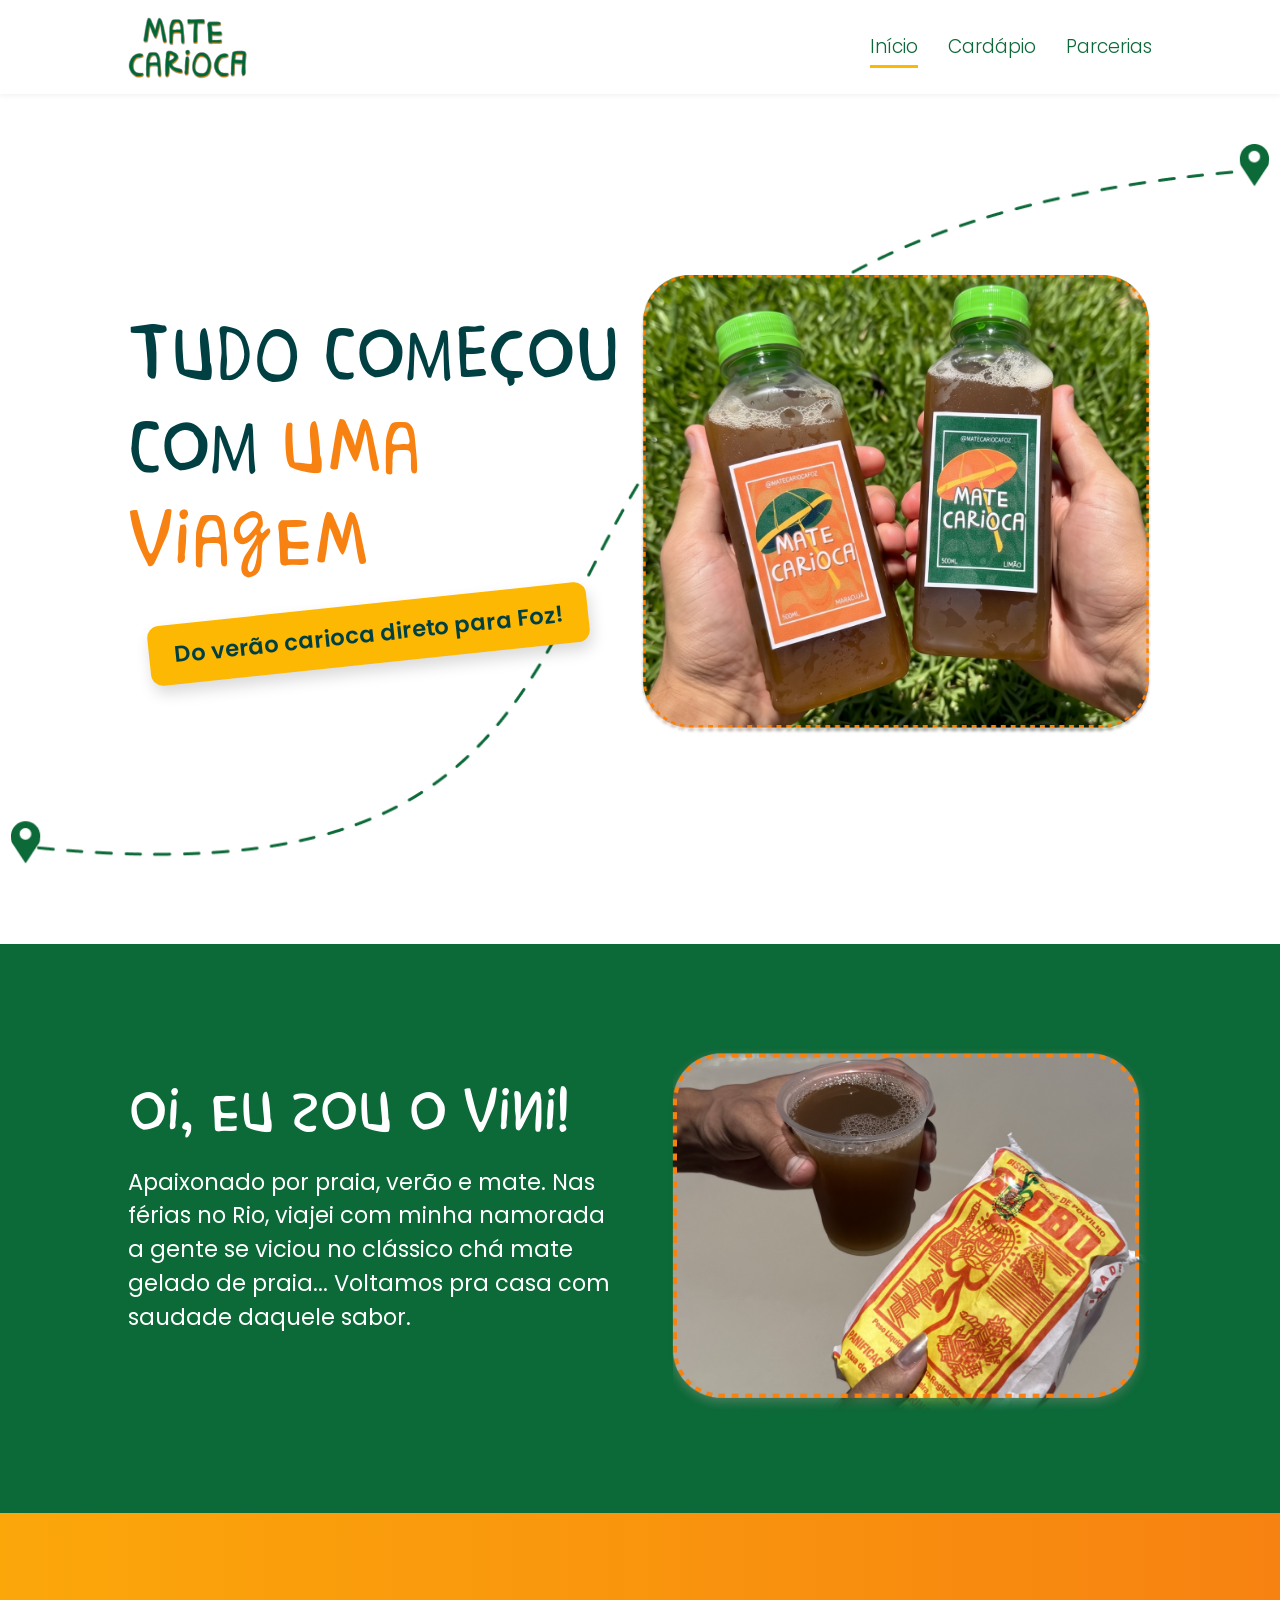
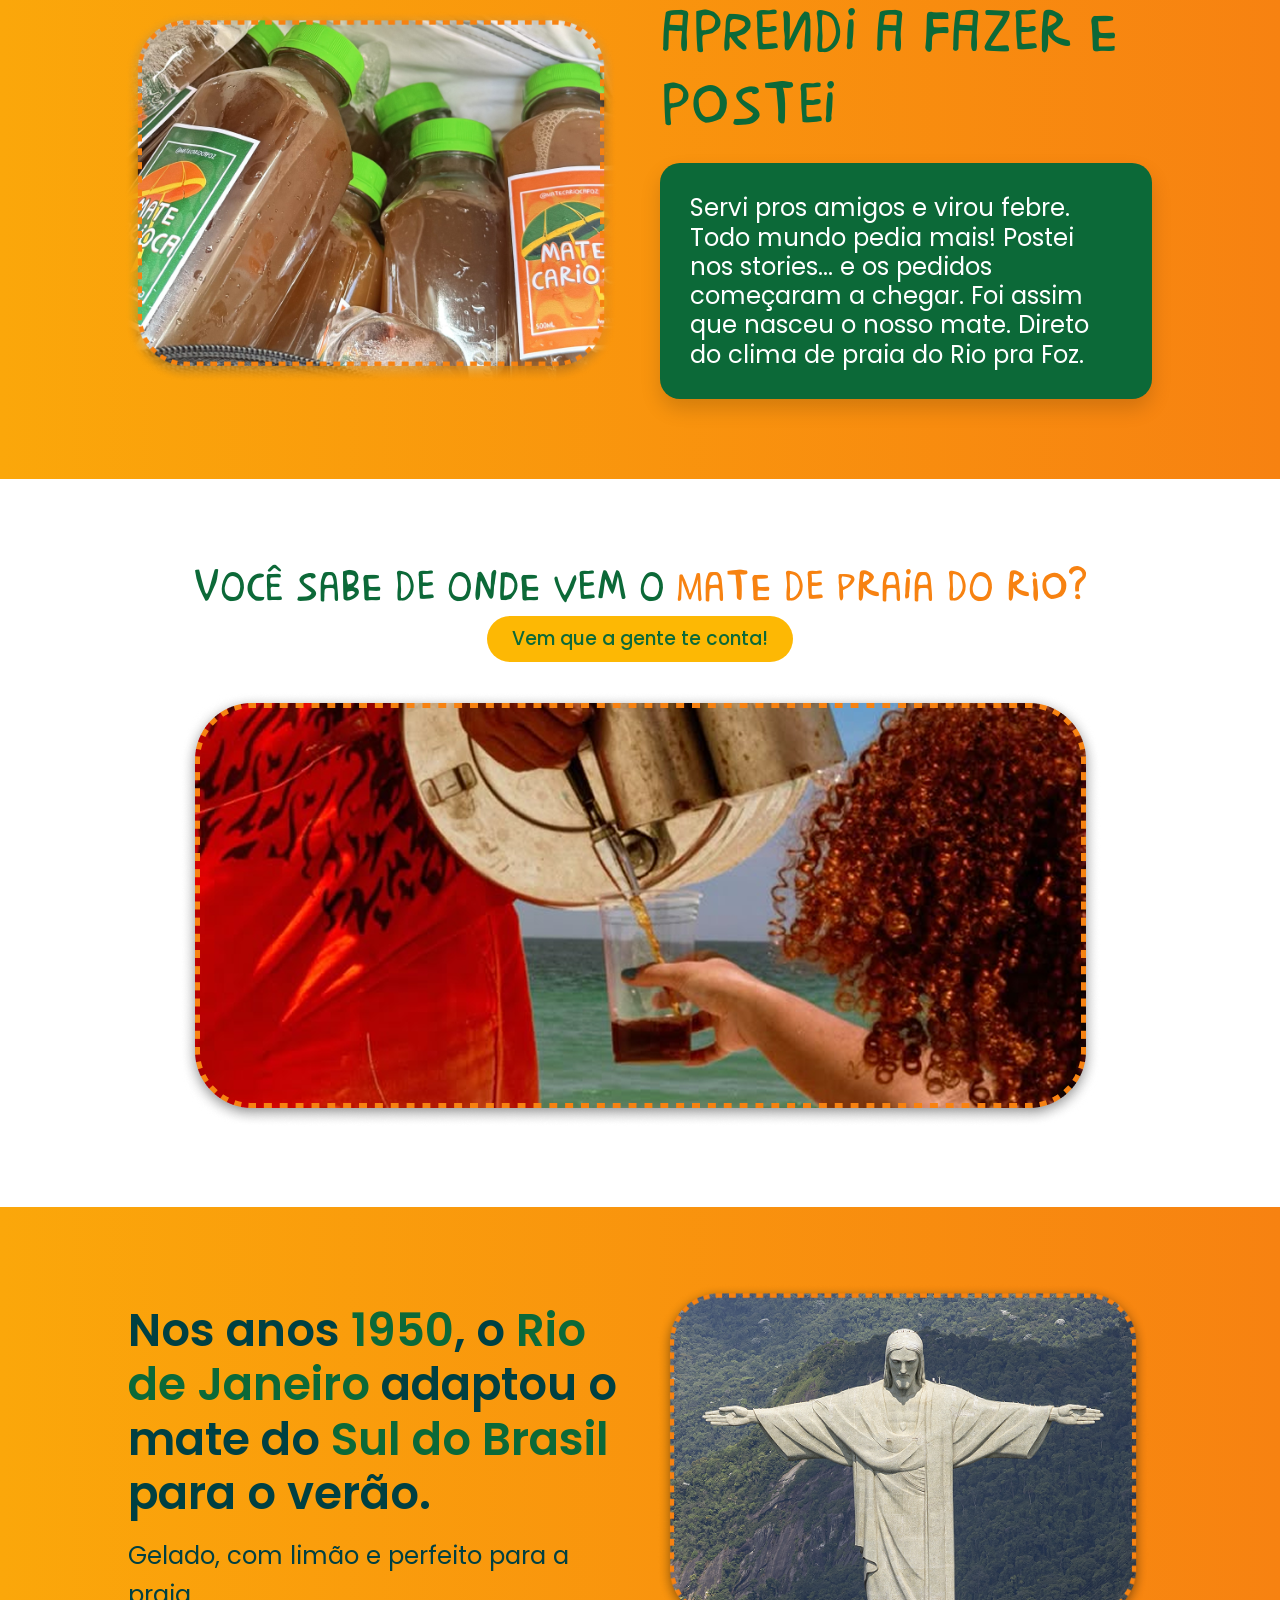
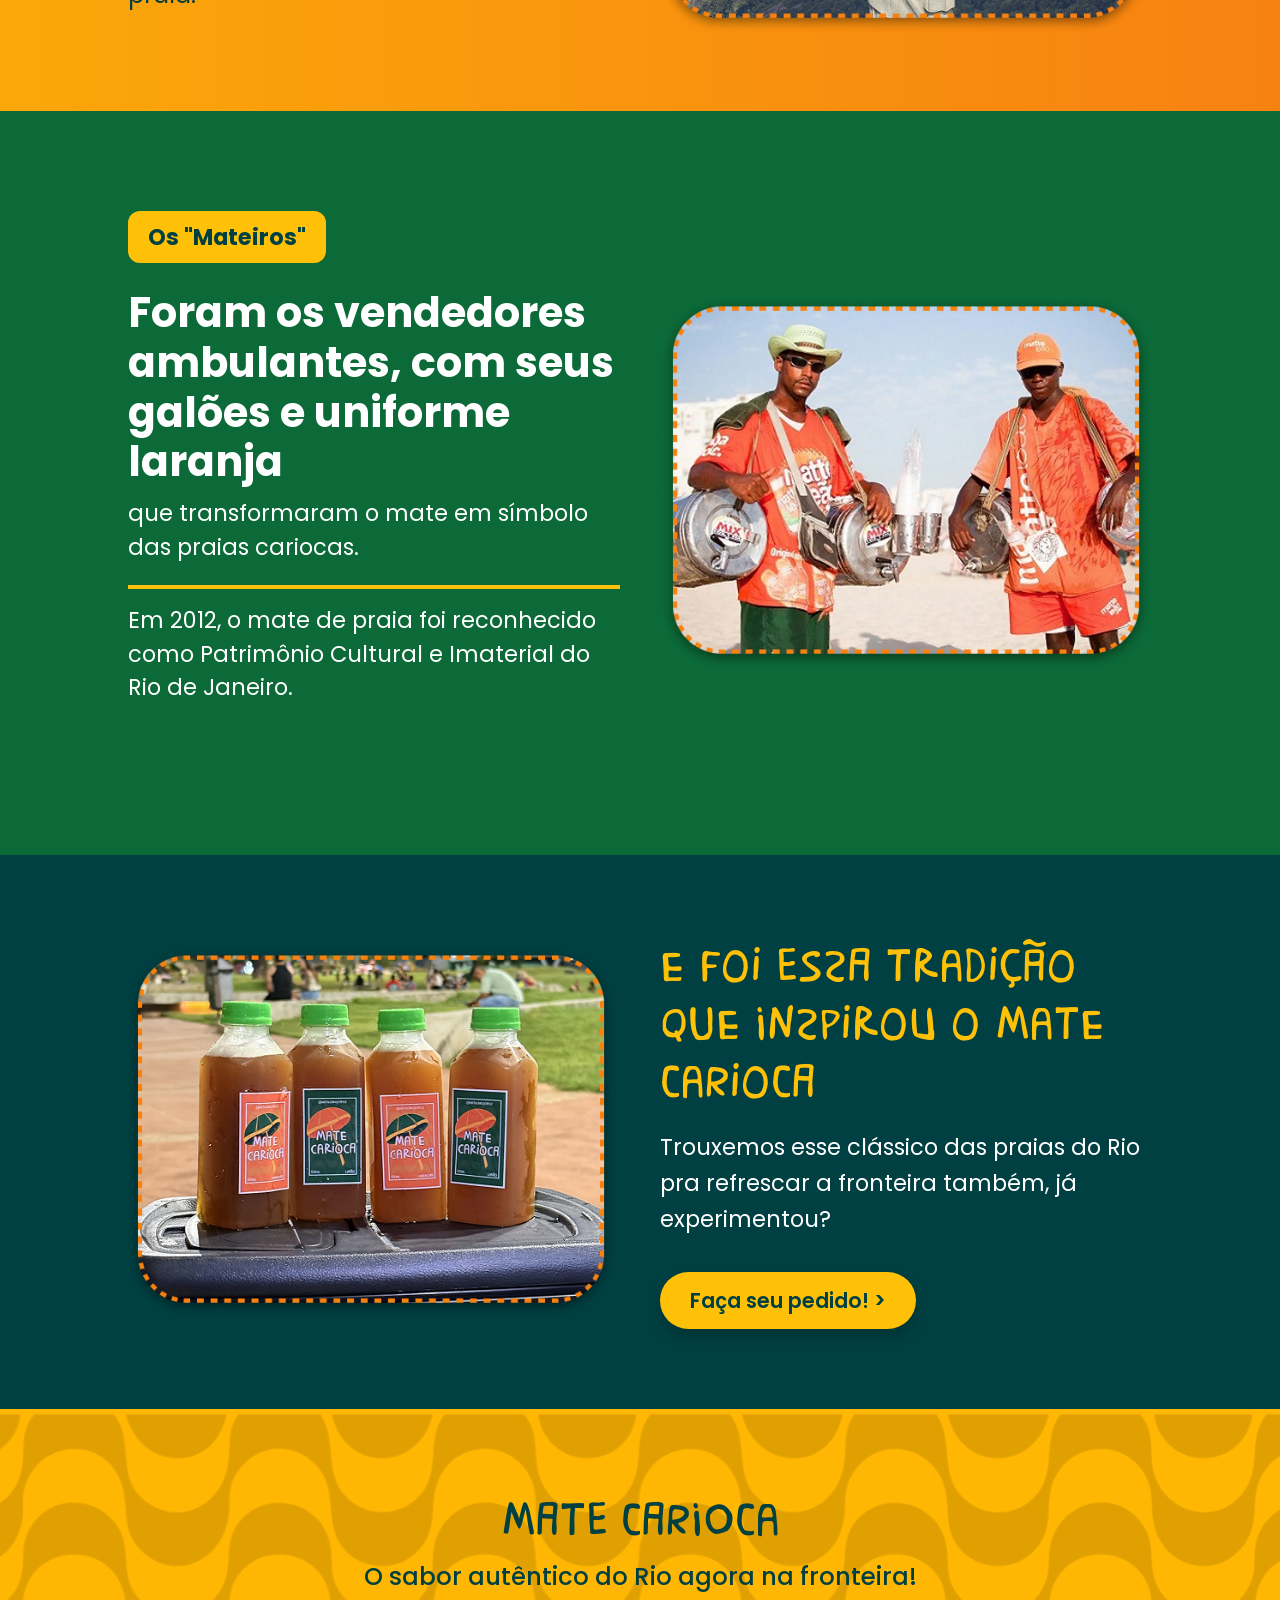
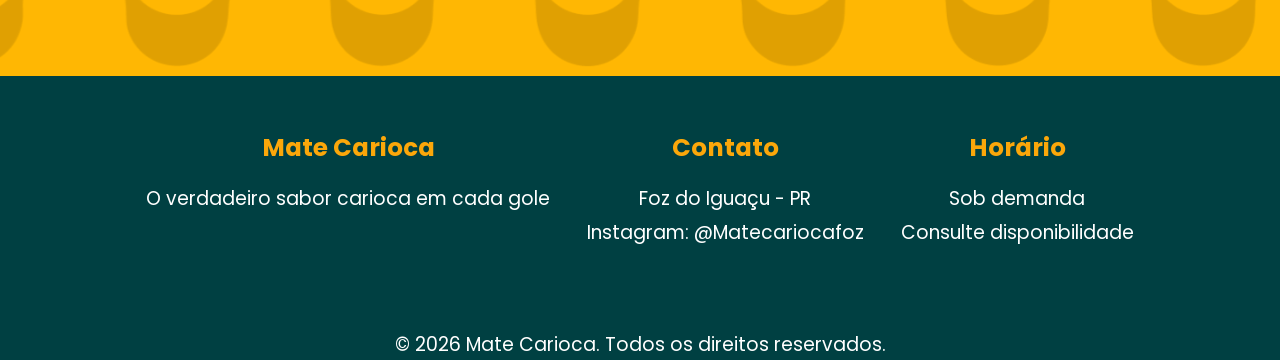
<file: index.html>
<!DOCTYPE html>
<html lang="pt-br">
<head>
    <meta charset="UTF-8">
    <meta name="viewport" content="width=device-width, initial-scale=1.0">
    <title>Projeto Mate Carioca</title>
    <link rel="icon" type="image/svg+xml" href="assets/MATE ID-10.svg">
    <link rel="preconnect" href="https://fonts.googleapis.com">
    <link rel="preconnect" href="https://fonts.gstatic.com" crossorigin="anonymous">    
    <link href="https://fonts.googleapis.com/css2?family=Poppins:wght@400;600;700;800&display=swap" rel="stylesheet">
    <link rel="stylesheet" href="css/style.css">
</head>
<body>

    <header class="cabecalho-topo">
        <div class="caixa-logo">
            <img src="assets/MATE ID-12 1.png" alt="Logotipo Mate Carioca" class="logo-mate">
        </div>
        <nav class="menu-navegacao">
            <ul>
                <li><a href="#inicio" class="link-ativo">Início</a></li>
                <li><a href="html/cardapio.html">Cardápio</a></li>
                <li><a href="html/parcerias.html">Parcerias</a></li>
            </ul>
        </nav>
    </header>

    <section id="inicio" class="secao-inicio">
        <div class="conteudo-hero animar-scroll">
            <h1 class="verde-escuro">TUDO COMEÇOU <br>
                COM <span class="laranja-destaque">UMA 
                    <br>VIAGEM</span>
            </h1>
            <div class="balao-amarelo-inclinado">
                Do verão carioca direto para Foz!
            </div>           
        </div>
        <div class="imagem-topo animar-scroll">
            <img src="assets/garrafas-mate.png" alt="Mate Carioca">
        </div>
    </section>

    <section id="sobre" class="secao-verde">
        <div class="flex-container animar-scroll">
            
            <div class="lado-texto">
                <h2>OI, EU SOU O VINI!</h2>
                <p>Apaixonado por praia, verão e mate. Nas férias no Rio, viajei com minha namorada a gente se viciou no clássico chá mate gelado de praia... Voltamos pra casa com saudade daquele sabor.</p>
            </div>

            <div class="lado-imagem">
                <img src="assets/mate-ferias.png" alt="Mate nas Férias">
            </div>

        </div>
    </section>

    <section id="historia" class="secao-laranja">
        <div class="flex-container animar-scroll">           

                <div class="lado-imagem">
                    <img src="assets/mate-gelado.png" alt="Produção">
                </div>
            
            <div class="lado-texto">
                <h2>APRENDI A FAZER E POSTEI</h2>
                
                <div class="caixa-verde-texto">
                    <p>Servi pros amigos e virou febre. Todo mundo pedia mais! Postei nos stories... e os pedidos começaram a chegar. Foi assim que nasceu o nosso mate. Direto do clima de praia do Rio pra Foz.</p>
                </div>
            </div>
            
        </div>
    </section>

    <section class="secao-branca">
        <div class="container-centralizado animar-scroll">
            <h2>Você sabe de onde vem o <span class="texto-laranja">mate de praia do Rio?</span></h2>
            <div class="balao-laranja">Vem que a gente te conta!</div>
                <div align="center">             
                <img src="assets/mate-de-praia.png" alt="Cultura do Mate">
                </div>
            </div>
    </section>

    <section class="secao-laranja">
        <div class="flex-container inverso animar-scroll">
            <div class="lado-imagem">
                <img src="assets/cristo-redentor.png" alt="Rio">
            </div>
            <div class="lado-texto">
                <p>Nos anos <span class="destaque-verde">1950</span>, o <span class="destaque-verde">Rio de Janeiro</span> adaptou o mate do <span class="destaque-verde">Sul do Brasil</span> para o verão.</p>
                <p>Gelado, com limão e perfeito para a praia.</p>
            </div>
        </div>
    </section>

    <section class="secao-verde secao-mateiros">
        <div class="flex-container animar-scroll">
            
            <div class="lado-texto">
                <div class="etiqueta-amarela-quadrada">Os "Mateiros"</div>
                
                <p class="texto-destaque-mateiros">Foram os vendedores ambulantes, com seus galões e uniforme laranja</p>
                <p class="texto-complemento-mateiros">que transformaram o mate em símbolo das praias cariocas.</p>
                
                <hr class="linha-amarela">
                <p class="texto-rodape-mateiros">Em 2012, o mate de praia foi reconhecido como Patrimônio Cultural e Imaterial do Rio de Janeiro.</p>
            </div>

            <div class="lado-imagem">
                <div class="moldura-mateiros">
                    <img src="assets/mateiros.png" alt="Mateiros">
                </div>
            </div>

        </div>
    </section>

    <section class="secao-verde-escuro secao-final">
        <div class="flex-container animar-scroll">
            
            <div class="lado-imagem">
                <img src="assets/fileira-mate.png" alt="Garrafas Mate Carioca">
            </div>

            <div class="lado-texto-final">
                <h2>E foi essa tradição que inspirou o Mate Carioca</h2>
                <p>Trouxemos esse clássico das praias do Rio pra refrescar a fronteira também, já experimentou?</p>
                <a href="html/cardapio.html" class="botao-amarelo">Faça seu pedido! ></a>
            </div>

        </div>
    </section>

    <footer id="contato" class="rodape">
        <div class="faixa-amarela-ondas">
            <h3>MATE CARIOCA</h3>
            <p>O sabor autêntico do Rio agora na fronteira!</p>
        </div>
        <div class="grade-contatos">
            <div class="info-bloco">
                <strong>Mate Carioca</strong><br>
                <span>O verdadeiro sabor carioca em cada gole</span>
            </div>
            <div class="info-bloco">
                <strong>Contato</strong><br>
                <span>Foz do Iguaçu - PR<br>Instagram: @Matecariocafoz</span>
            </div>
            <div class="info-bloco">
                <strong>Horário</strong><br>
                <span>Sob demanda<br>Consulte disponibilidade</span>
            </div>
        </div>
        <p class="direitos"><center>© 2026 Mate Carioca. Todos os direitos reservados.</center></p>
    </footer>

    <button id="botao-topo" class="escondido" aria-label="Voltar ao topo">
        <svg viewBox="0 0 24 24" fill="none" xmlns="http://www.w3.org/2000/svg">
            <path d="M12 19V5M12 5L5 12M12 5L19 12" stroke="currentColor" stroke-width="3" stroke-linecap="round" stroke-linejoin="round"/>
        </svg>
    </button>

    <script src="js/index.js"></script>
</body>
</html>
</file>
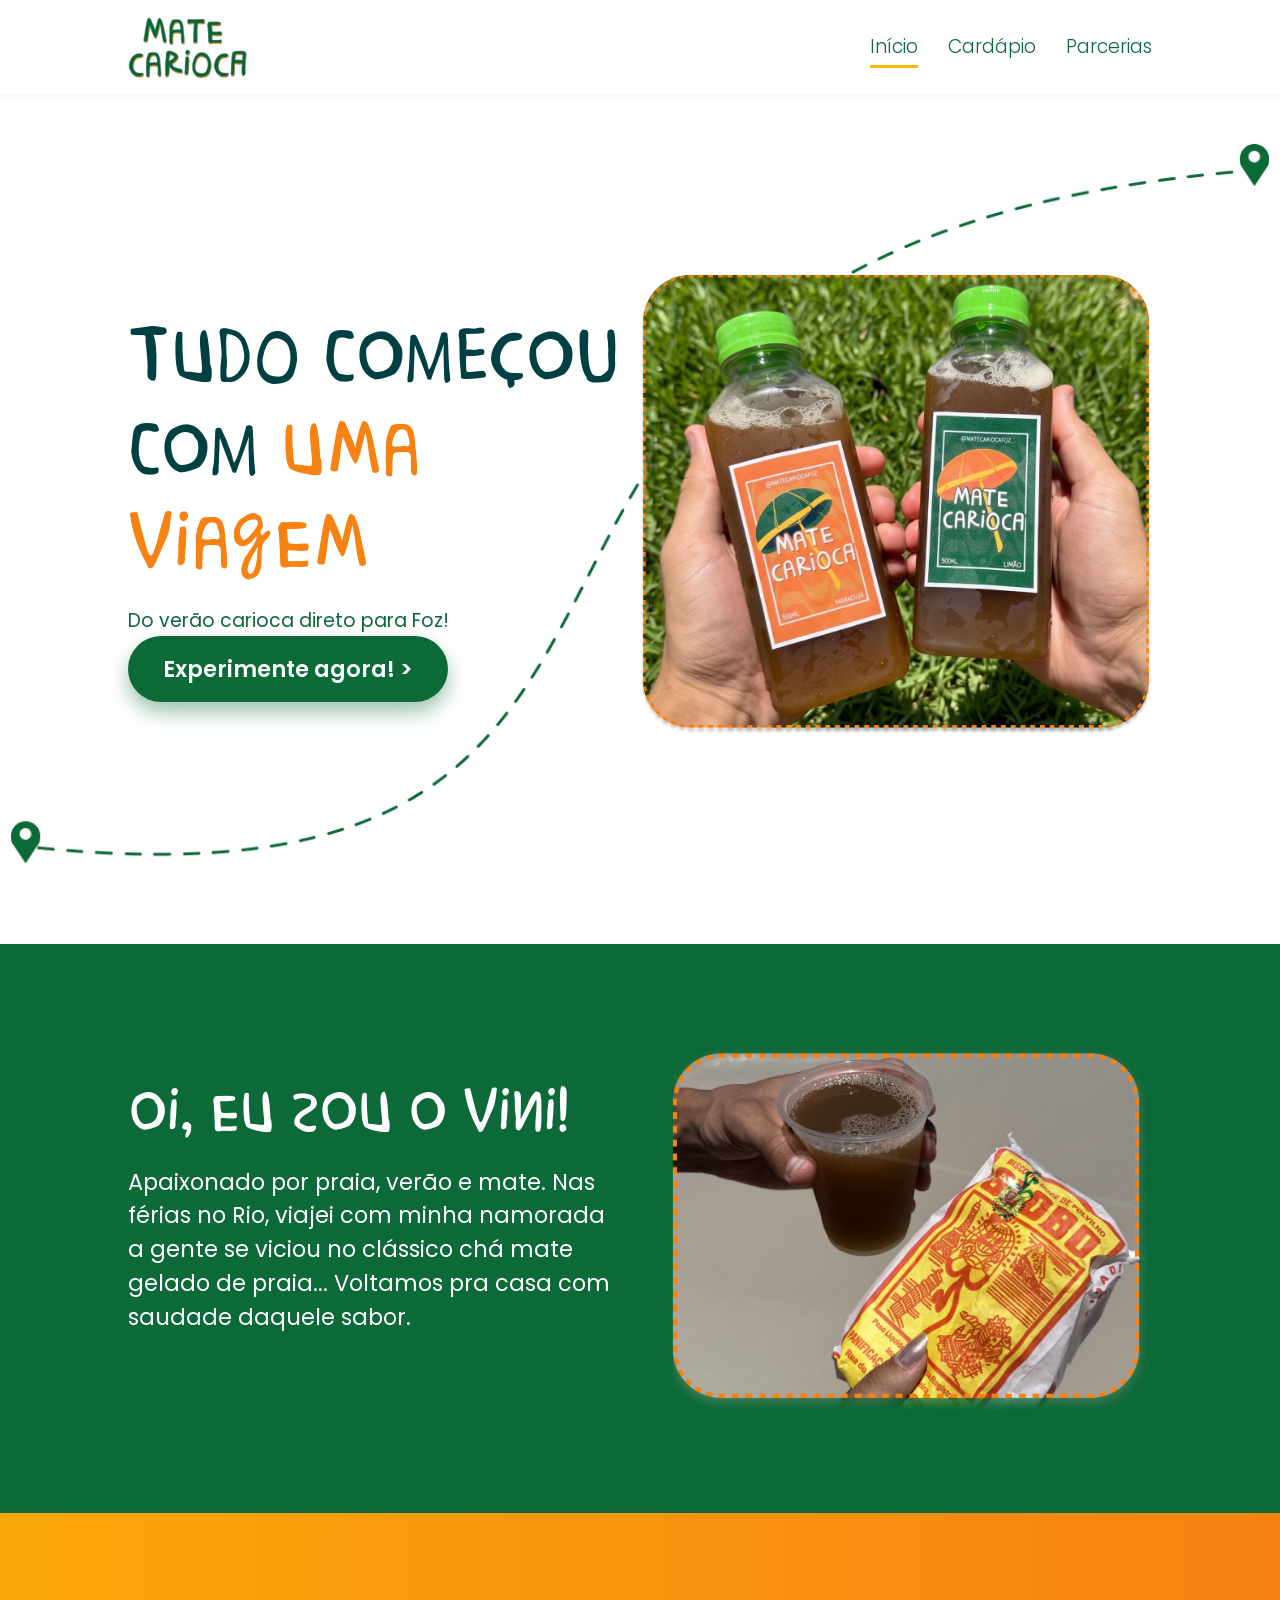
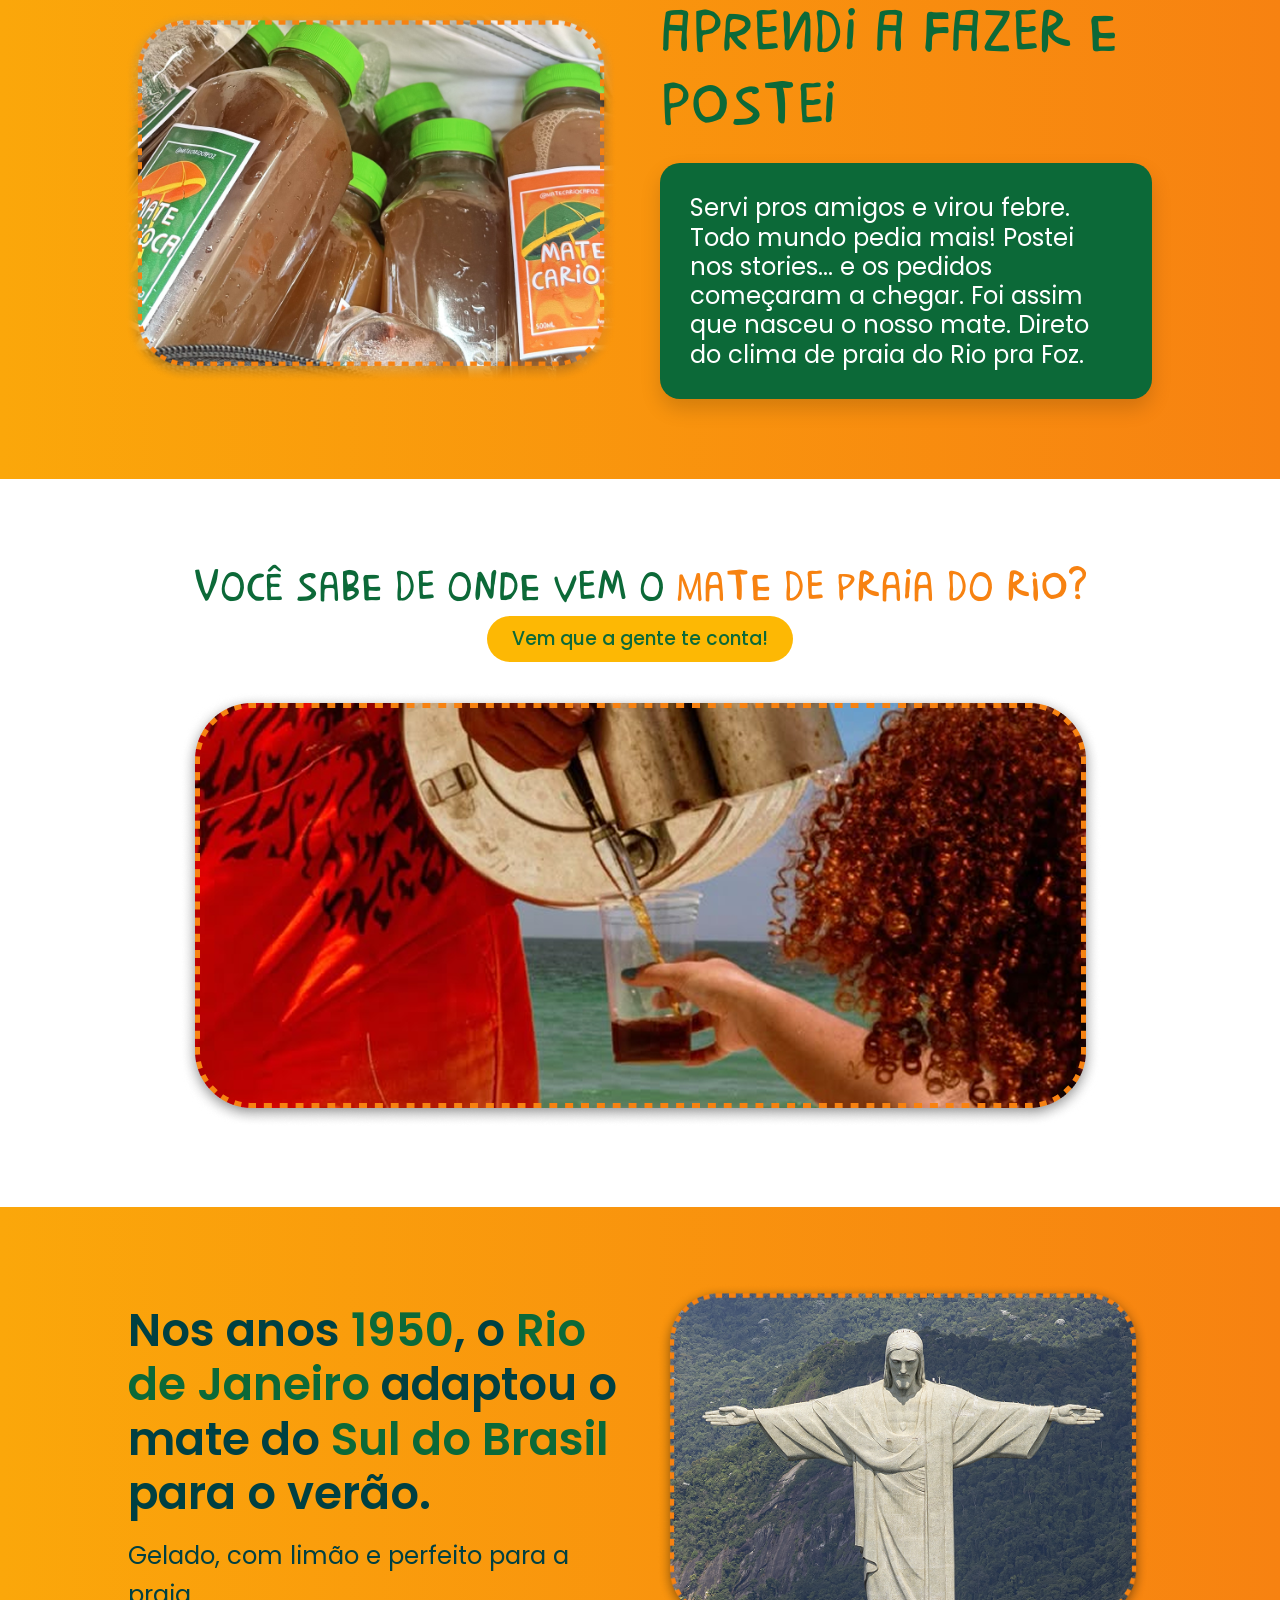
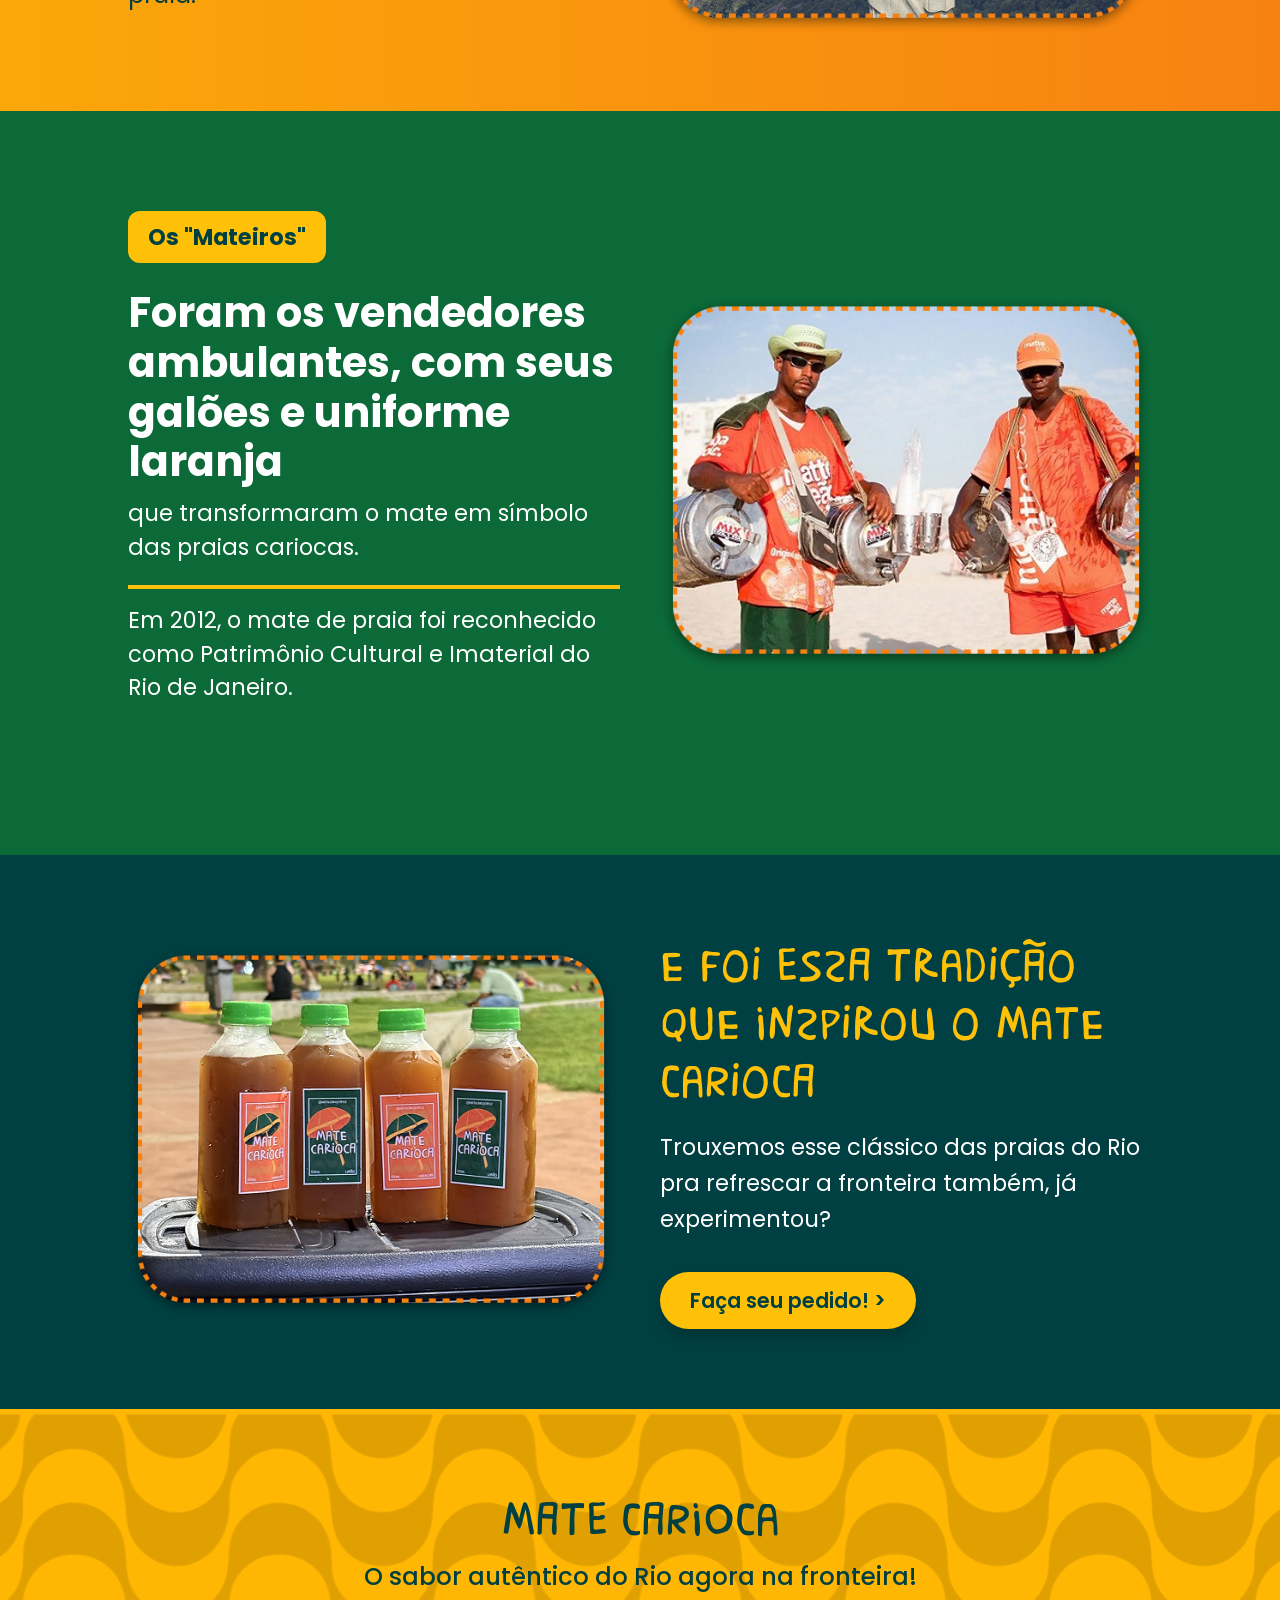
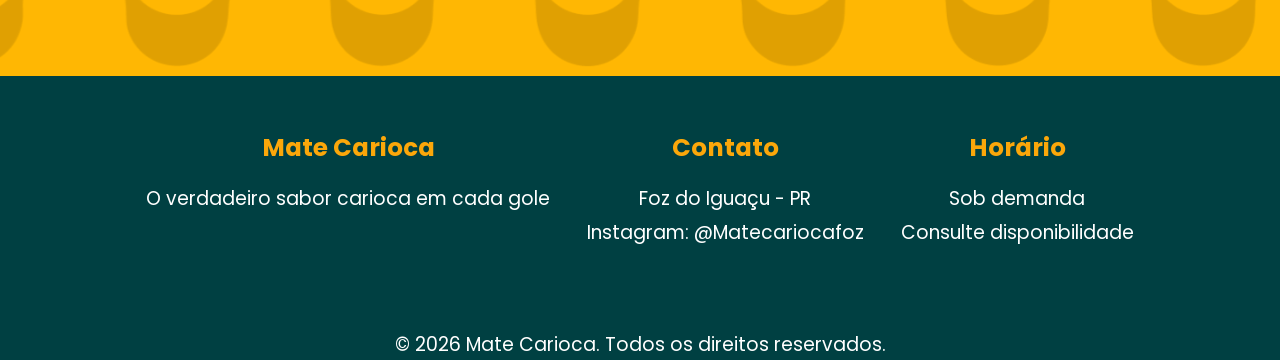
<file: html/index.html>
<!DOCTYPE html>
<html lang="pt-br">
<head>
    <meta charset="UTF-8">
    <meta name="viewport" content="width=device-width, initial-scale=1.0">
    <title>Mate Carioca</title>
    <link rel="icon" type="image/svg+xml" href="/assets/MATE ID-10.svg">
    <link rel="preconnect" href="https://fonts.googleapis.com">
    <link rel="preconnect" href="https://fonts.gstatic.com" crossorigin>
    <link href="https://fonts.googleapis.com/css2?family=Poppins:wght@400;600;700&display=swap" rel="stylesheet">
    <link rel="stylesheet" href="/css/style.css">
</head>
<body>

    <header class="cabecalho-topo">
        <div class="caixa-logo">
            <img src="/assets/MATE ID-12 1.png" alt="Logotipo Mate Carioca" class="logo-mate">
        </div>
        <nav class="menu-navegacao">
            <ul>
                <li><a href="/html/index.html" class="link-ativo">Início</a></li>
                <li><a href="/html/cardapio.html">Cardápio</a></li>
                <li><a href="/html/parcerias.html">Parcerias</a></li>
            </ul>
        </nav>
    </header>

    <section id="inicio" class="secao-inicio">
        <div class="conteudo-hero">
            <h1 class = "verde-escuro">TUDO COMEÇOU COM <span class="laranja-destaque">UMA VIAGEM</span></h1>
            <p>Do verão carioca direto para Foz!</p>
            <a href="#" class="botao-verde">Experimente agora! ></a>
        </div>
        <div class="imagem-topo animar-scroll">
            <img src="/assets/garrafas-mate.png" alt="Mate Carioca">
        </div>
    </section>

    <section id="sobre" class="secao-verde">
        <div class="flex-container animar-scroll">
            
            <div class="lado-texto">
                <h2>OI, EU SOU O VINI!</h2>
                <p>Apaixonado por praia, verão e mate. Nas férias no Rio, viajei com minha namorada a gente se viciou no clássico chá mate gelado de praia... Voltamos pra casa com saudade daquele sabor.</p>
            </div>

            <div class="lado-imagem">
                <img src="/assets/mate-ferias.png" alt="Mate nas Férias">
            </div>

        </div>
    </section>

    <section id="historia" class="secao-laranja">
        <div class="flex-container animar-scroll">           

                <div class="lado-imagem">
                    <img src="/assets/mate-gelado.png" alt="Produção">
                </div>
            
            <div class="lado-texto">
                <h2>APRENDI A FAZER E POSTEI</h2>
                
                <div class="caixa-verde-texto">
                    <p>Servi pros amigos e virou febre. Todo mundo pedia mais! Postei nos stories... e os pedidos começaram a chegar. Foi assim que nasceu o nosso mate. Direto do clima de praia do Rio pra Foz.</p>
                </div>
            </div>
            
        </div>
    </section>

<section class="secao-branca">
        <div class="container-centralizado">
            <h2>Você sabe de onde vem o <span class="texto-laranja">mate de praia do Rio?</span></h2>
            <div class="balao-laranja">Vem que a gente te conta!</div>
                <div align="center">             
                <img src="/assets/mate-de-praia.png" alt="Cultura do Mate">
                </div>
            </div>
    </section>

    <section class="secao-laranja">
        <div class="flex-container inverso">
            <div class="lado-imagem">
                <img src="/assets/cristo-redentor.png" alt="Rio">
            </div>
            <div class="lado-texto">
                <p>Nos anos <span class="destaque-verde">1950</span>, o <span class="destaque-verde">Rio de Janeiro</span> adaptou o mate do <span class="destaque-verde">Sul do Brasil</span> para o verão.</p>
                <p>Gelado, com limão e perfeito para a praia.</p>
            </div>
    </section>

<section class="secao-verde secao-mateiros">
        <div class="flex-container">
            
            <div class="lado-texto">
                <div class="etiqueta-amarela-quadrada">Os "Mateiros"</div>
                
                <p class="texto-destaque-mateiros">Foram os vendedores ambulantes, com seus galões e uniforme laranja</p>
                <p class="texto-complemento-mateiros">que transformaram o mate em símbolo das praias cariocas.</p>
                
                <hr class="linha-amarela">
                <p class="texto-rodape-mateiros">Em 2012, o mate de praia foi reconhecido como Patrimônio Cultural e Imaterial do Rio de Janeiro.</p>
            </div>

            <div class="lado-imagem">
                <div class="moldura-mateiros">
                    <img src="/assets/mateiros.png" alt="Mateiros">
                </div>
            </div>

        </div>
    </section>

    <section class="secao-verde-escuro secao-final">
        <div class="flex-container">
            
            <div class="lado-imagem">
                <img src="/assets/fileira-mate.png" alt="Garrafas Mate Carioca">
            </div>

            <div class="lado-texto-final">
                <h2>E foi essa tradição que inspirou o Mate Carioca</h2>
                <p>Trouxemos esse clássico das praias do Rio pra refrescar a fronteira também, já experimentou?</p>
                <a href="/html/cardapio.html" class="botao-amarelo">Faça seu pedido! ></a>
            </div>

        </div>
    </section>

    <footer id="contato" class="rodape">
        <div class="faixa-amarela-ondas">
            <h3>MATE CARIOCA</h3>
            <p>O sabor autêntico do Rio agora na fronteira!</p>
        </div>
        <div class="grade-contatos">
            <div class="info-bloco">
                <strong>Mate Carioca</strong><br>
                <span>O verdadeiro sabor carioca em cada gole</span>
            </div>
            <div class="info-bloco">
                <strong>Contato</strong><br>
                <span>Foz do Iguaçu - PR<br>Instagram: @Matecariocafoz</span>
            </div>
            <div class="info-bloco">
                <strong>Horário</strong><br>
                <span>Sob demanda<br>Consulte disponibilidade</span>
            </div>
        </div>
        <p class="direitos"><center>© 2026 Mate Carioca. Todos os direitos reservados.</center></p>
    </footer>

    <button id="botao-topo" class="escondido" aria-label="Voltar ao topo">
        <svg viewBox="0 0 24 24" fill="none" xmlns="http://www.w3.org/2000/svg">
            <path d="M12 19V5M12 5L5 12M12 5L19 12" stroke="currentColor" stroke-width="3" stroke-linecap="round" stroke-linejoin="round"/>
        </svg>
    </button>

    <script src="/js/index.js"></script>
</body>
</html>
</file>
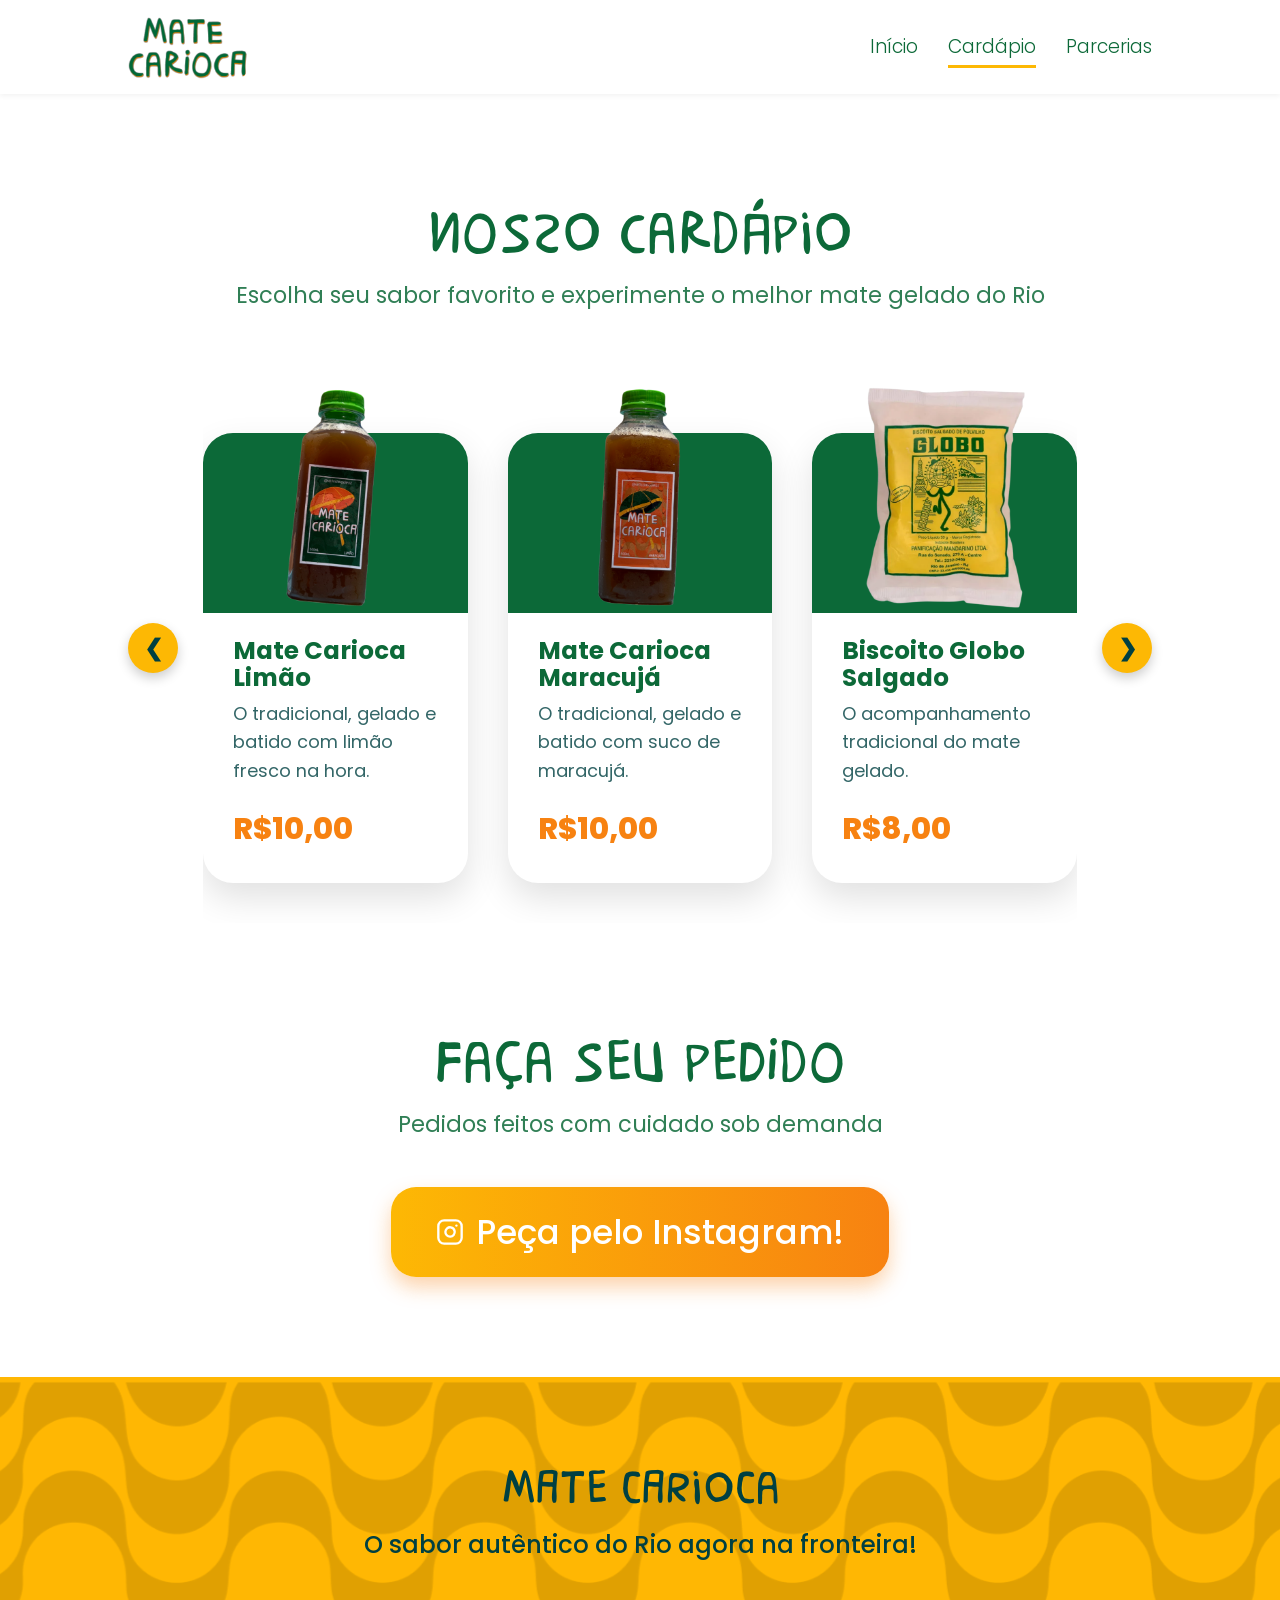
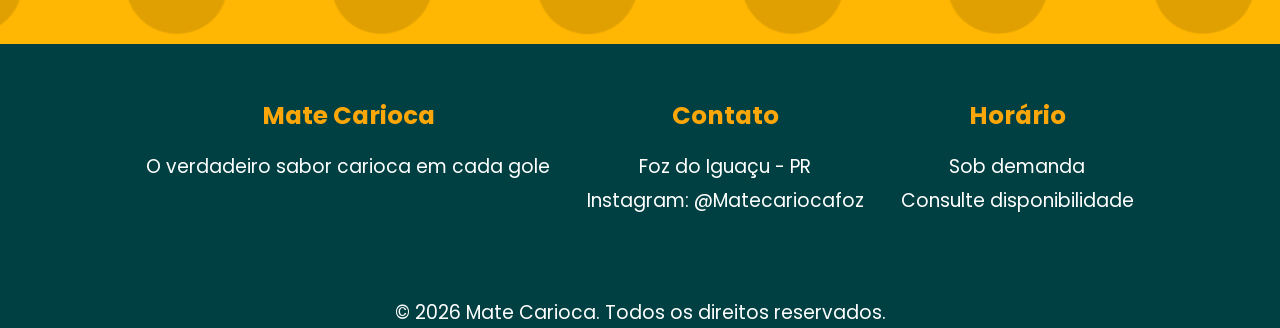
<file: cardapio.html>
<!DOCTYPE html>
<html lang="pt-br">
<head>
    <meta charset="UTF-8">
    <meta name="viewport" content="width=device-width, initial-scale=1.0">
    <title>Projeto Mate Carioca</title>
    <link rel="icon" type="image/svg+xml" href="assets/MATE ID-10.svg">
    <link rel="preconnect" href="https://fonts.googleapis.com">
    <link rel="preconnect" href="https://fonts.gstatic.com" crossorigin>
    <link href="https://fonts.googleapis.com/css2?family=Poppins:wght@400;600;700;800&display=swap" rel="stylesheet">
    <link rel="stylesheet" href="style.css">
    <link rel="stylesheet" href="cardapio.css">
</head>
<body>

    <header class="cabecalho-topo">
        <div class="caixa-logo">
            <img src="assets/MATE ID-12 1.png" alt="Logotipo Mate Carioca" class="logo-mate">
        </div>
        <nav class="menu-navegacao">
            <ul>
                <li><a href="/index.html">Início</a></li>
                <li><a href="/cardapio.html" class="link-ativo">Cardápio</a></li>
                <li><a href="/parcerias.html">Parcerias</a></li>
            </ul>
        </nav>
    </header>

    <section id="cardapio" class="secao-cardapio">
        <div class="container-centralizado animar-scroll">
            <h2 class="titulo-cardapio">Nosso cardápio</h2>
            <p class="subtitulo-cardapio">Escolha seu sabor favorito e experimente o melhor mate gelado do Rio</p>
        </div>

        <div class="carrossel-cardapio animar-scroll">
            <button class="seta-carrossel seta-esquerda" aria-label="Item anterior">&#10094;</button>

            <div class="carrossel-janela">
                <div class="carrossel-trilho">

                <article class="card-produto">
                    <div class="card-topo">
                        <img src="assets/mate limao.png" alt="Garrafa de Mate Carioca Limão">
                    </div>
                    <div class="card-info">
                        <h3>Mate Carioca Limão</h3>
                        <p>O tradicional, gelado e batido com limão fresco na hora.</p>
                        <span class="preco-produto">R$10,00</span>
                    </div>
                </article>

                <article class="card-produto">
                    <div class="card-topo">
                        <img src="assets/mate maracuja.png" alt="Garrafa de Mate Carioca Maracujá">
                    </div>
                    <div class="card-info">
                        <h3>Mate Carioca Maracujá</h3>
                        <p>O tradicional, gelado e batido com suco de maracujá.</p>
                        <span class="preco-produto">R$10,00</span>
                    </div>
                </article>

                <article class="card-produto">
                    <div class="card-topo">
                        <img src="assets/globo salgado.png" alt="Pacote de Biscoito Globo Salgado">
                    </div>
                    <div class="card-info">
                        <h3>Biscoito Globo Salgado</h3>
                        <p>O acompanhamento tradicional do mate gelado.</p>
                        <span class="preco-produto">R$8,00</span>
                    </div>
                </article>

                <article class="card-produto">
                    <div class="card-topo">
                        <img src="assets/globo doce.png" alt="Pacote de Biscoito Globo Doce">
                    </div>
                    <div class="card-info">
                        <h3>Biscoito Globo Doce</h3>
                        <p>A versão docinha do clássico das praias cariocas.</p>
                        <span class="preco-produto">R$8,00</span>
                    </div>
                </article>

                <article class="card-produto">
                    <div class="card-topo">
                        <img src="assets/combo.png" alt="Combo de mate gelado com biscoito Globo">
                    </div>
                    <div class="card-info">
                        <h3>Combo Carioca</h3>
                        <p>Mate gelado + biscoito Globo: a dupla perfeita.</p>
                        <span class="preco-produto">R$16,00</span>
                    </div>
                </article>

                </div>
            </div>

            <button class="seta-carrossel seta-direita" aria-label="Próximo item">&#10095;</button>
        </div>

        <div class="container-centralizado bloco-pedido animar-scroll">
            <h2 class="titulo-cardapio">Faça seu pedido</h2>
            <p class="subtitulo-cardapio">Pedidos feitos com cuidado sob demanda</p>
            <a href="https://instagram.com/matecariocafoz" target="_blank" rel="noopener" class="botao-instagram">
                <svg viewBox="0 0 24 24" width="28" height="28" fill="none" stroke="currentColor" stroke-width="2" stroke-linecap="round" stroke-linejoin="round" aria-hidden="true">
                    <rect x="2" y="2" width="20" height="20" rx="5" ry="5"></rect>
                    <path d="M16 11.37A4 4 0 1 1 12.63 8 4 4 0 0 1 16 11.37z"></path>
                    <line x1="17.5" y1="6.5" x2="17.51" y2="6.5"></line>
                </svg>
                Peça pelo Instagram!
            </a>
        </div>
    </section>

    <footer id="contato" class="rodape">
        <div class="faixa-amarela-ondas">
            <h3>MATE CARIOCA</h3>
            <p>O sabor autêntico do Rio agora na fronteira!</p>
        </div>
        <div class="grade-contatos">
            <div class="info-bloco">
                <strong>Mate Carioca</strong><br>
                <span>O verdadeiro sabor carioca em cada gole</span>
            </div>
            <div class="info-bloco">
                <strong>Contato</strong><br>
                <span>Foz do Iguaçu - PR<br>Instagram: @Matecariocafoz</span>
            </div>
            <div class="info-bloco">
                <strong>Horário</strong><br>
                <span>Sob demanda<br>Consulte disponibilidade</span>
            </div>
        </div>
        <p class="direitos"><center>© 2026 Mate Carioca. Todos os direitos reservados.</center></p>
    </footer>

    <script src="cardapio.js"></script>
</body>
</html>
</file>
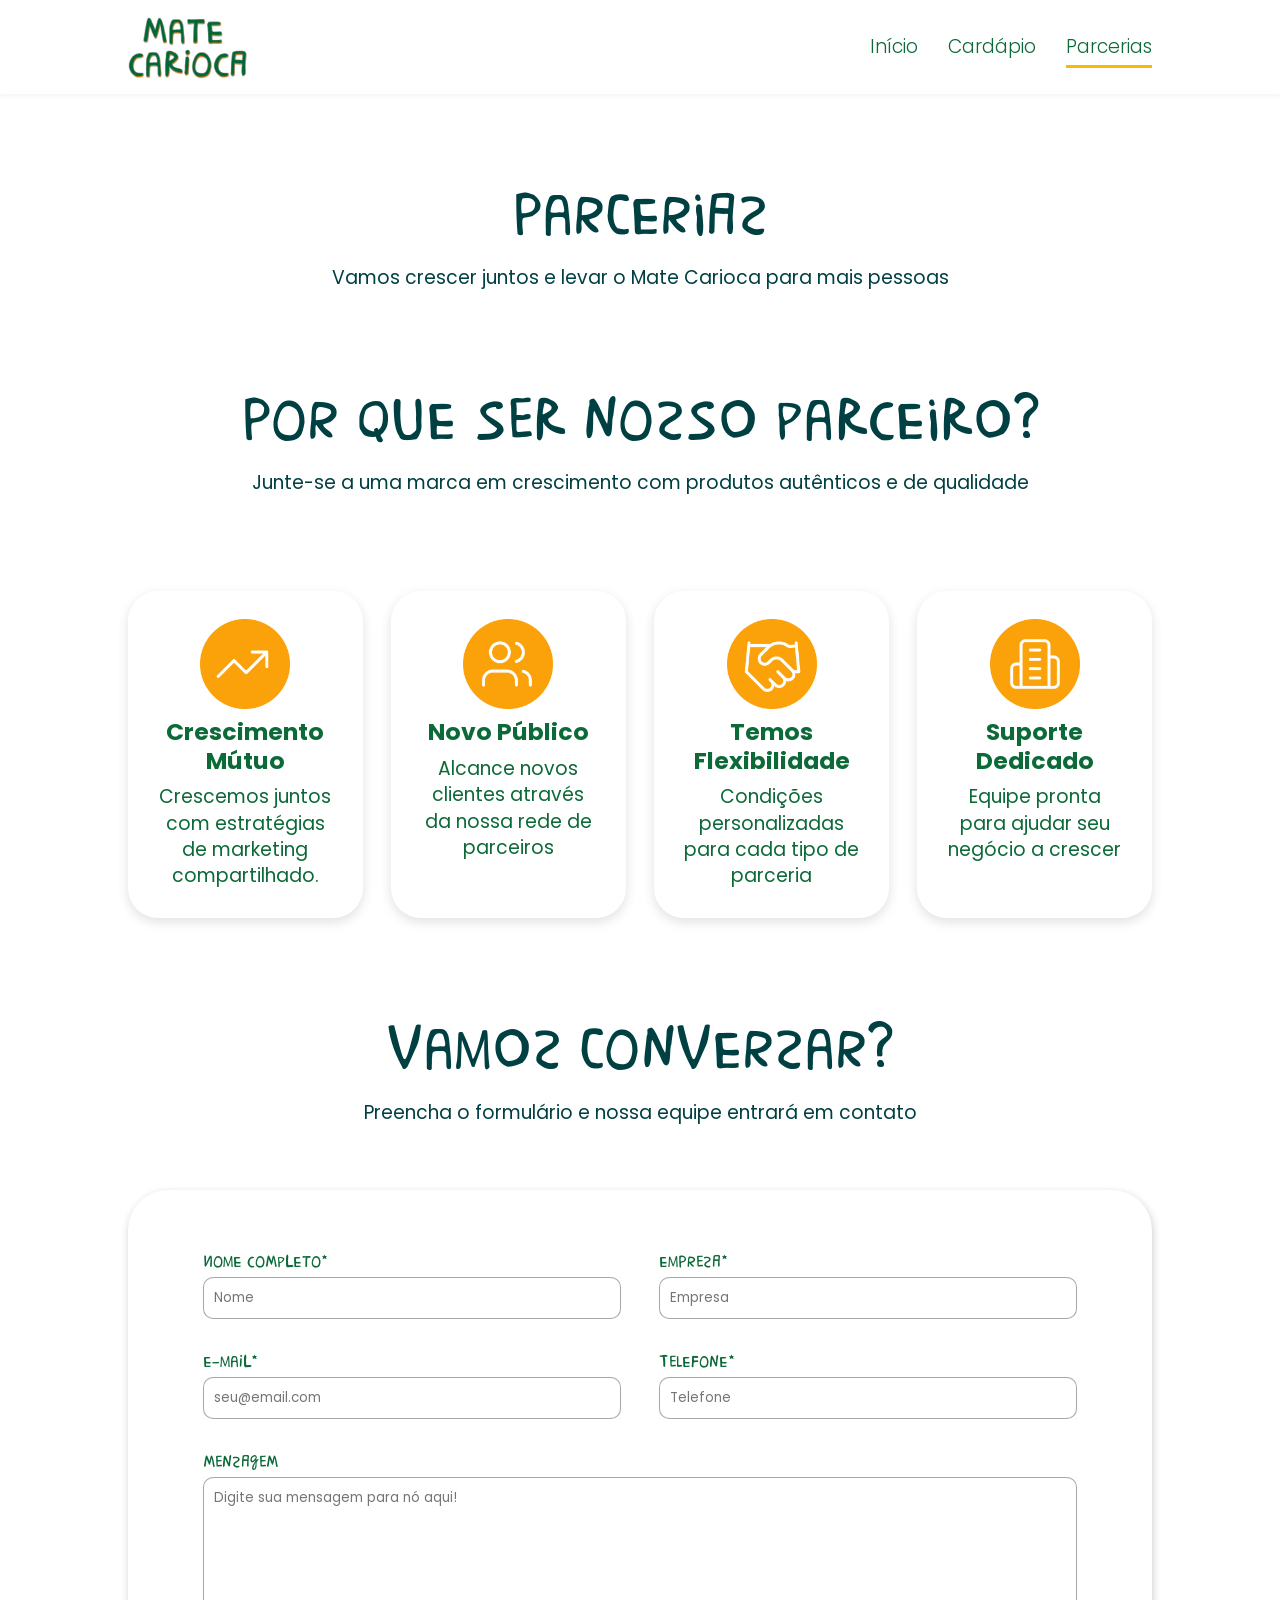
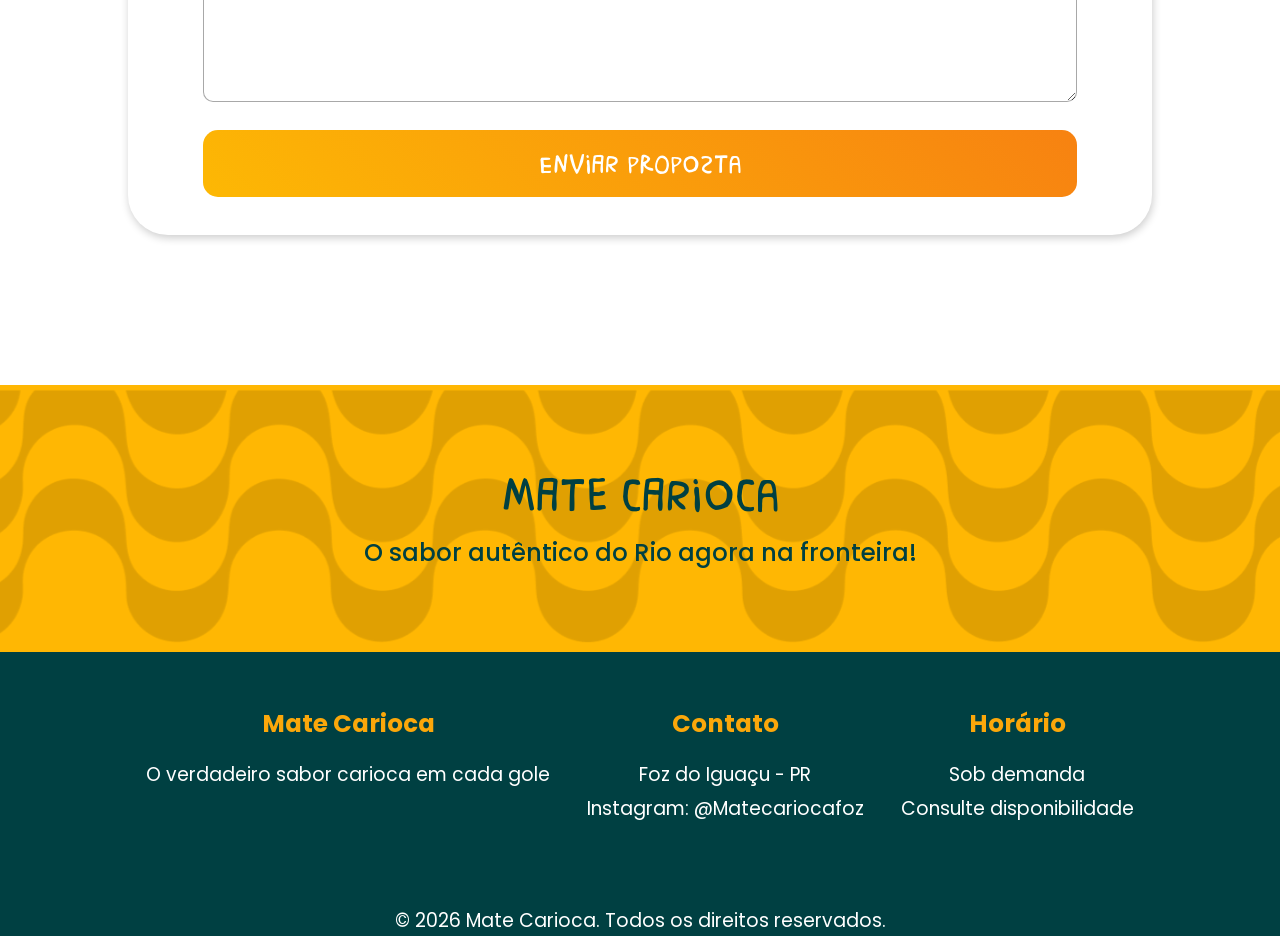
<file: parcerias.html>
<!DOCTYPE html>
<html lang="pt-br">
<head>
    <meta charset="UTF-8">
    <meta name="viewport" content="width=device-width, initial-scale=1.0">
    <title>Projeto Mate Carioca</title>
    <link rel="icon" type="image/svg+xml" href="assets/MATE ID-10.svg">
    <link rel="preconnect" href="https://fonts.googleapis.com">
    <link rel="preconnect" href="https://fonts.gstatic.com" crossorigin>
    <link href="https://fonts.googleapis.com/css2?family=Poppins:wght@400;600;700&display=swap" rel="stylesheet">
    <link rel="stylesheet" href="style.css">
    <link rel="stylesheet" href="parceria.css">
</head>
<body>

    <header class="cabecalho-topo">
        <div class="caixa-logo">
            <img src="assets/MATE ID-12 1.png" alt="Logotipo Mate Carioca" class="logo-mate">
        </div>
        <nav class="menu-navegacao">
            <ul>
                <li><a href="/index.html">Início</a></li>
                <li><a href="/cardapio.html">Cardápio</a></li>
                <li><a href="/parcerias.html" class="link-ativo">Parcerias</a></li>
            </ul>
        </nav>
    </header>

    <section id="sobre" class="secao-branco-parceria">
        <div class="text-parcerias">
            <h2>Parcerias</h2>
            <p>Vamos crescer juntos e levar o Mate Carioca para mais pessoas</p>
        </div>

        <div class="text-parcerias">
            <h2>Por que ser nosso parceiro?</h2>
            <p>Junte-se a uma marca em crescimento com produtos autênticos e de qualidade</p>
        </div>

        <div class="card-content">
            <div class="card-parcerias">
                <img src="assets/card-img-grafico.png" width="90">
                <h4>Crescimento Mútuo</h4>
                <p>Crescemos juntos com estratégias de marketing compartilhado.</p>
            </div>

            <div class="card-parcerias">
                <img src="assets/card-img-publico.png" width="90">
                <h4>Novo Público</h4>
                <p>Alcance novos clientes através da nossa rede de parceiros</p>
            </div>

            <div class="card-parcerias">
                <img src="assets/card-img-handshake.png" width="90">
                <h4>Temos Flexibilidade</h4>
                <p>Condições personalizadas para cada tipo de parceria</p>
            </div>

            <div class="card-parcerias">
                <img src="assets/card-img-building.png" width="90">
                <h4>Suporte Dedicado</h4>
                <p>Equipe pronta para ajudar seu negócio a crescer</p>
            </div>
        </div>
        
        <div class="text-parcerias">
            <h2>Vamos Conversar?</h2>
            <p>Preencha o formulário e nossa equipe entrará em contato</p>
        </div>

        <form class="form-contato" id="form-contato" style="visibility: hidden;">
            <label class="form-contato-label-input" for="nome"><p>Nome completo*</p><input type="text" id="nome" placeholder="Nome" required /></label>
            <label class="form-contato-label-input" for="empresa"><p>Empresa*</p><input type="text" id="empresa" placeholder="Empresa" required/></label>
            <label class="form-contato-label-input" for="email"><p>E-mail*</p><input type="email" id="email" placeholder="seu@email.com" required/></label>
            <label class="form-contato-label-input" for="telefone"><p>Telefone*</p><input type="tel" id="telefone" placeholder="Telefone" required/></label>
            <label class="form-contato-text" for="mensagem"><p>Mensagem</p><textarea id="mensagem" rows="6" cols="40" placeholder="Digite sua mensagem para nó aqui!" required></textarea></label>
            <button type="submit" class="botao-formulario" id="clienteForm">Enviar proposta</button>
        </form>
                
    </section>

    <footer id="contato" class="rodape">
        <div class="faixa-amarela-ondas">
            <h3>MATE CARIOCA</h3>
            <p>O sabor autêntico do Rio agora na fronteira!</p>
        </div>
        <div class="grade-contatos">
            <div class="info-bloco">
                <strong>Mate Carioca</strong><br>
                <span>O verdadeiro sabor carioca em cada gole</span>
            </div>
            <div class="info-bloco">
                <strong>Contato</strong><br>
                <span>Foz do Iguaçu - PR<br>Instagram: @Matecariocafoz</span>
            </div>
            <div class="info-bloco">
                <strong>Horário</strong><br>
                <span>Sob demanda<br>Consulte disponibilidade</span>
            </div>
        </div>
        <p class="direitos"><center>© 2026 Mate Carioca. Todos os direitos reservados.</center></p>
    </footer>
<script src="parcerias.js"></script>
</body>
</html>
</file>
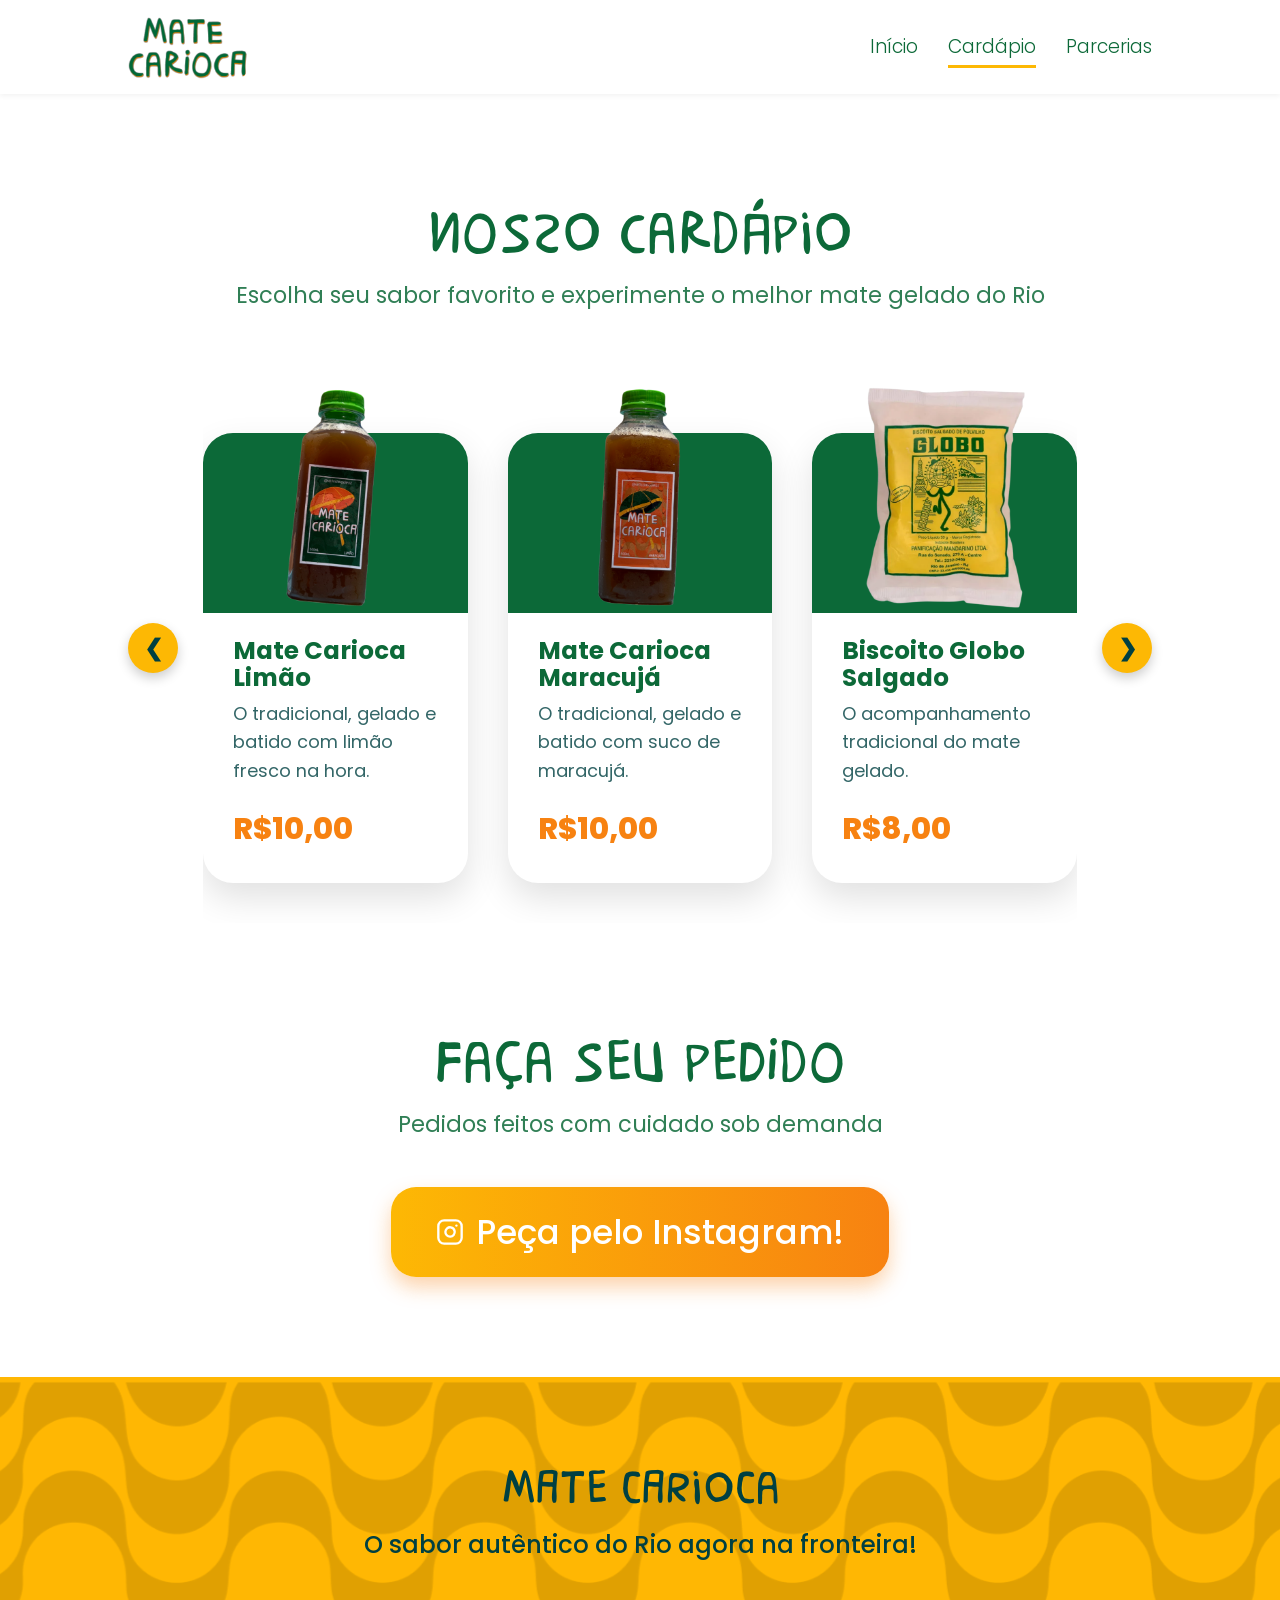
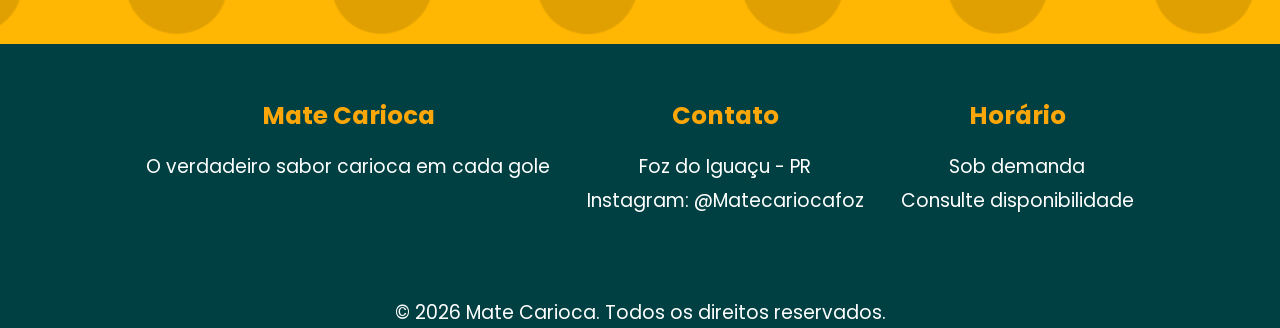
<file: html/cardapio.html>
<!DOCTYPE html>
<html lang="pt-br">
<head>
    <meta charset="UTF-8">
    <meta name="viewport" content="width=device-width, initial-scale=1.0">
    <title>Projeto Mate Carioca</title>
    <link rel="icon" type="image/svg+xml" href="../assets/MATE ID-10.svg">
    <link rel="preconnect" href="https://fonts.googleapis.com">
    <link rel="preconnect" href="https://fonts.gstatic.com" crossorigin>
    <link href="https://fonts.googleapis.com/css2?family=Poppins:wght@400;600;700;800&display=swap" rel="stylesheet">
    <link rel="stylesheet" href="../css/style.css">
    <link rel="stylesheet" href="../css/cardapio.css">
</head>
<body>

    <header class="cabecalho-topo">
        <div class="caixa-logo">
            <img src="../assets/MATE ID-12 1.png" alt="Logotipo Mate Carioca" class="logo-mate">
        </div>
        <nav class="menu-navegacao">
            <ul>
                <li><a href="../index.html">Início</a></li>
                <li><a href="../html/cardapio.html" class="link-ativo">Cardápio</a></li>
                <li><a href="../html/parcerias.html">Parcerias</a></li>
            </ul>
        </nav>
    </header>

    <section id="cardapio" class="secao-cardapio">
        <div class="container-centralizado animar-scroll">
            <h2 class="titulo-cardapio">Nosso cardápio</h2>
            <p class="subtitulo-cardapio">Escolha seu sabor favorito e experimente o melhor mate gelado do Rio</p>
        </div>

        <div class="carrossel-cardapio animar-scroll">
            <button class="seta-carrossel seta-esquerda" aria-label="Item anterior">&#10094;</button>

            <div class="carrossel-janela">
                <div class="carrossel-trilho">

                <article class="card-produto">
                    <div class="card-topo">
                        <img src="../assets/mate limao.png" alt="Garrafa de Mate Carioca Limão">
                    </div>
                    <div class="card-info">
                        <h3>Mate Carioca Limão</h3>
                        <p>O tradicional, gelado e batido com limão fresco na hora.</p>
                        <span class="preco-produto">R$10,00</span>
                    </div>
                </article>

                <article class="card-produto">
                    <div class="card-topo">
                        <img src="../assets/mate maracuja.png" alt="Garrafa de Mate Carioca Maracujá">
                    </div>
                    <div class="card-info">
                        <h3>Mate Carioca Maracujá</h3>
                        <p>O tradicional, gelado e batido com suco de maracujá.</p>
                        <span class="preco-produto">R$10,00</span>
                    </div>
                </article>

                <article class="card-produto">
                    <div class="card-topo">
                        <img src="../assets/globo salgado.png" alt="Pacote de Biscoito Globo Salgado">
                    </div>
                    <div class="card-info">
                        <h3>Biscoito Globo Salgado</h3>
                        <p>O acompanhamento tradicional do mate gelado.</p>
                        <span class="preco-produto">R$8,00</span>
                    </div>
                </article>

                <article class="card-produto">
                    <div class="card-topo">
                        <img src="../assets/globo doce.png" alt="Pacote de Biscoito Globo Doce">
                    </div>
                    <div class="card-info">
                        <h3>Biscoito Globo Doce</h3>
                        <p>A versão docinha do clássico das praias cariocas.</p>
                        <span class="preco-produto">R$8,00</span>
                    </div>
                </article>

                <article class="card-produto">
                    <div class="card-topo">
                        <img src="../assets/combo.png" alt="Combo de mate gelado com biscoito Globo">
                    </div>
                    <div class="card-info">
                        <h3>Combo Carioca</h3>
                        <p>Mate gelado + biscoito Globo: a dupla perfeita.</p>
                        <span class="preco-produto">R$16,00</span>
                    </div>
                </article>

                </div>
            </div>

            <button class="seta-carrossel seta-direita" aria-label="Próximo item">&#10095;</button>
        </div>

        <div class="container-centralizado bloco-pedido animar-scroll">
            <h2 class="titulo-cardapio">Faça seu pedido</h2>
            <p class="subtitulo-cardapio">Pedidos feitos com cuidado sob demanda</p>
            <a href="https://instagram.com/matecariocafoz" target="_blank" rel="noopener" class="botao-instagram">
                <svg viewBox="0 0 24 24" width="28" height="28" fill="none" stroke="currentColor" stroke-width="2" stroke-linecap="round" stroke-linejoin="round" aria-hidden="true">
                    <rect x="2" y="2" width="20" height="20" rx="5" ry="5"></rect>
                    <path d="M16 11.37A4 4 0 1 1 12.63 8 4 4 0 0 1 16 11.37z"></path>
                    <line x1="17.5" y1="6.5" x2="17.51" y2="6.5"></line>
                </svg>
                Peça pelo Instagram!
            </a>
        </div>
    </section>

    <footer id="contato" class="rodape">
        <div class="faixa-amarela-ondas">
            <h3>MATE CARIOCA</h3>
            <p>O sabor autêntico do Rio agora na fronteira!</p>
        </div>
        <div class="grade-contatos">
            <div class="info-bloco">
                <strong>Mate Carioca</strong><br>
                <span>O verdadeiro sabor carioca em cada gole</span>
            </div>
            <div class="info-bloco">
                <strong>Contato</strong><br>
                <span>Foz do Iguaçu - PR<br>Instagram: @Matecariocafoz</span>
            </div>
            <div class="info-bloco">
                <strong>Horário</strong><br>
                <span>Sob demanda<br>Consulte disponibilidade</span>
            </div>
        </div>
        <p class="direitos"><center>© 2026 Mate Carioca. Todos os direitos reservados.</center></p>
    </footer>

    <script src="../js/cardapio.js"></script>
</body>
</html>
</file>
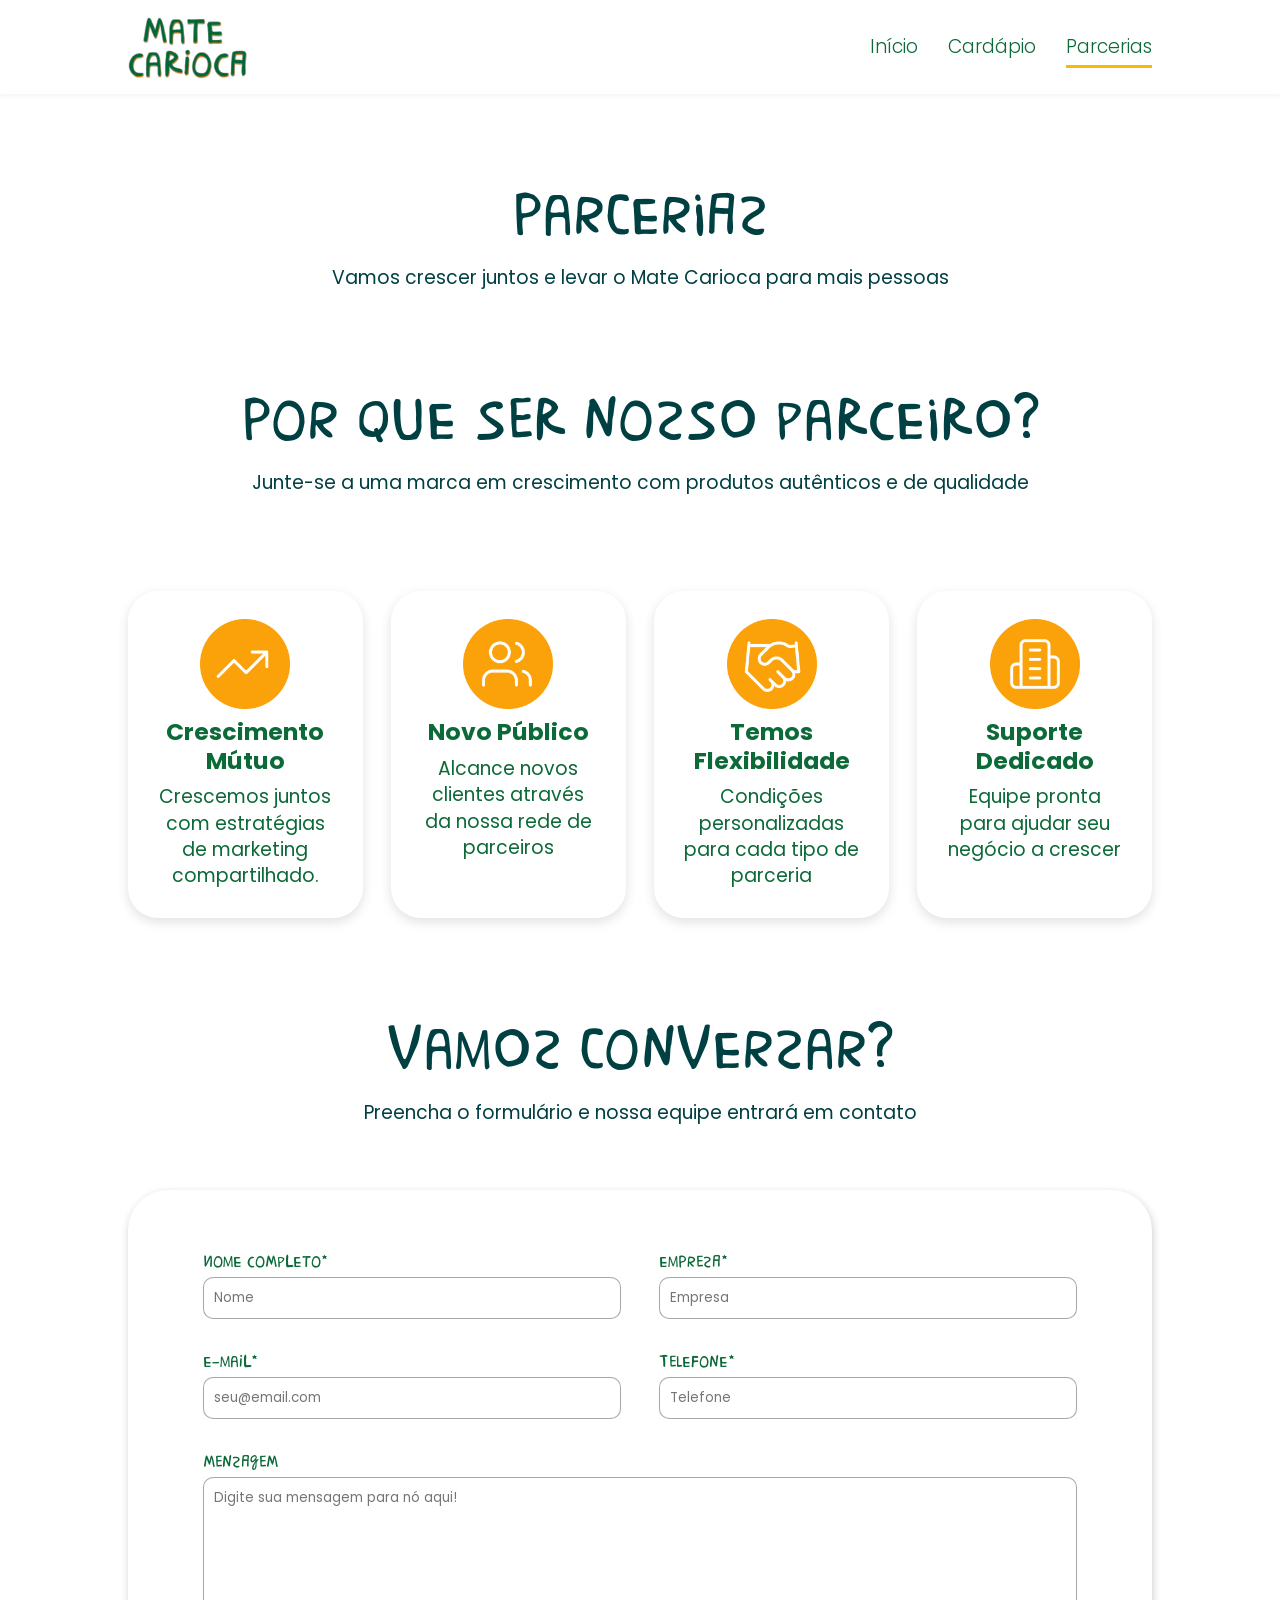
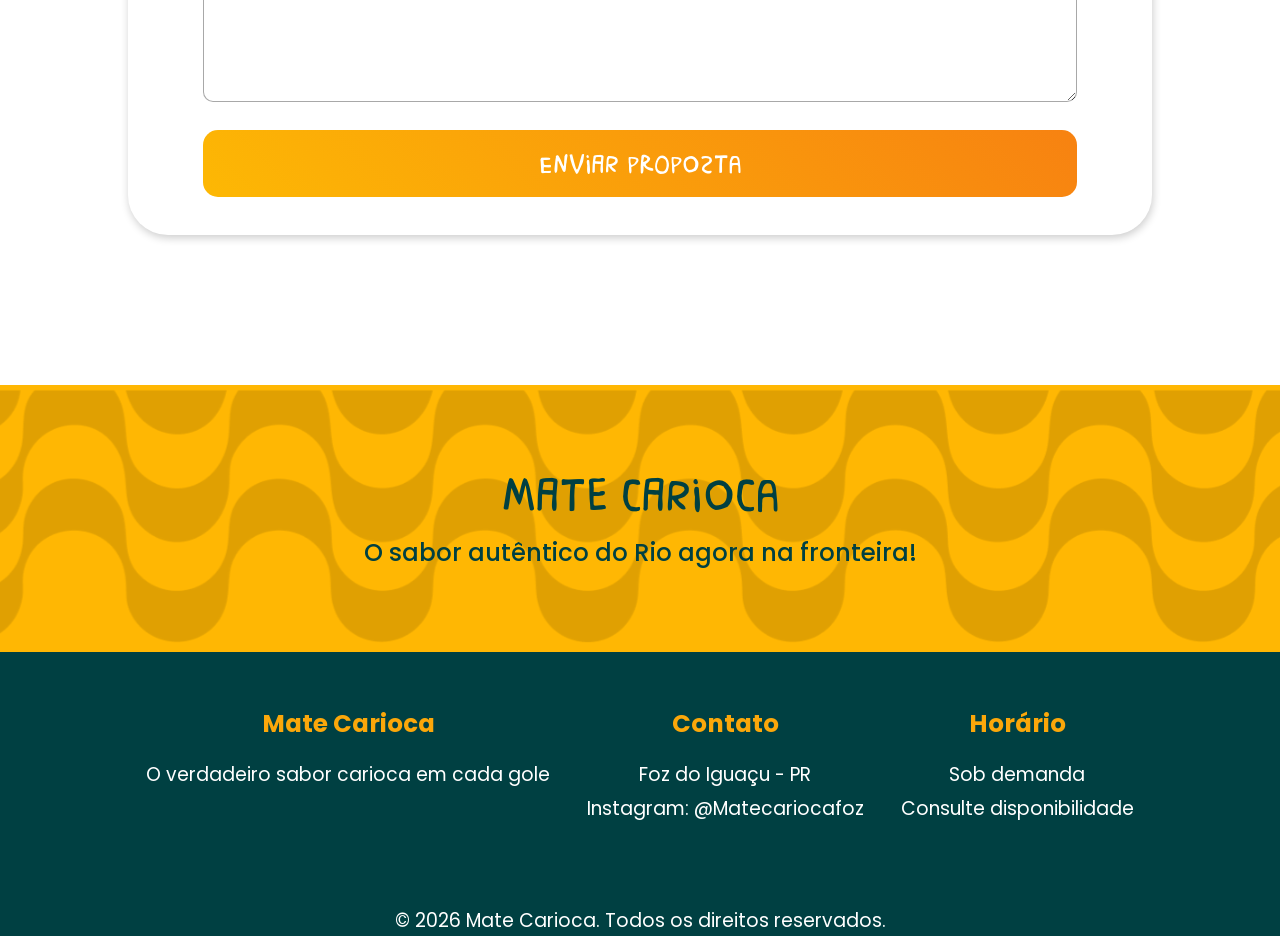
<file: html/parcerias.html>
<!DOCTYPE html>
<html lang="pt-br">
<head>
    <meta charset="UTF-8">
    <meta name="viewport" content="width=device-width, initial-scale=1.0">
    <title>Projeto Mate Carioca</title>
    <link rel="icon" type="image/svg+xml" href="../assets/MATE ID-10.svg">
    <link rel="preconnect" href="https://fonts.googleapis.com">
    <link rel="preconnect" href="https://fonts.gstatic.com" crossorigin>
    <link href="https://fonts.googleapis.com/css2?family=Poppins:wght@400;600;700&display=swap" rel="stylesheet">
    <link rel="stylesheet" href="../css/style.css">
    <link rel="stylesheet" href="../css/parceria.css">
</head>
<body>

    <header class="cabecalho-topo">
        <div class="caixa-logo">
            <img src="../assets/MATE ID-12 1.png" alt="Logotipo Mate Carioca" class="logo-mate">
        </div>
        <nav class="menu-navegacao">
            <ul>
                <li><a href="../index.html">Início</a></li>
                <li><a href="../html/cardapio.html">Cardápio</a></li>
                <li><a href="../html/parcerias.html" class="link-ativo">Parcerias</a></li>
            </ul>
        </nav>
    </header>

    <section id="sobre" class="secao-branco-parceria">
        <div class="text-parcerias">
            <h2>Parcerias</h2>
            <p>Vamos crescer juntos e levar o Mate Carioca para mais pessoas</p>
        </div>

        <div class="text-parcerias">
            <h2>Por que ser nosso parceiro?</h2>
            <p>Junte-se a uma marca em crescimento com produtos autênticos e de qualidade</p>
        </div>

        <div class="card-content">
            <div class="card-parcerias">
                <img src="../assets/card-img-grafico.png" width="90">
                <h4>Crescimento Mútuo</h4>
                <p>Crescemos juntos com estratégias de marketing compartilhado.</p>
            </div>

            <div class="card-parcerias">
                <img src="../assets/card-img-publico.png" width="90">
                <h4>Novo Público</h4>
                <p>Alcance novos clientes através da nossa rede de parceiros</p>
            </div>

            <div class="card-parcerias">
                <img src="../assets/card-img-handshake.png" width="90">
                <h4>Temos Flexibilidade</h4>
                <p>Condições personalizadas para cada tipo de parceria</p>
            </div>

            <div class="card-parcerias">
                <img src="../assets/card-img-building.png" width="90">
                <h4>Suporte Dedicado</h4>
                <p>Equipe pronta para ajudar seu negócio a crescer</p>
            </div>
        </div>
        
        <div class="text-parcerias">
            <h2>Vamos Conversar?</h2>
            <p>Preencha o formulário e nossa equipe entrará em contato</p>
        </div>

        <form class="form-contato" id="form-contato" style="visibility: hidden;">
            <label class="form-contato-label-input" for="nome"><p>Nome completo*</p><input type="text" id="nome" placeholder="Nome" required /></label>
            <label class="form-contato-label-input" for="empresa"><p>Empresa*</p><input type="text" id="empresa" placeholder="Empresa" required/></label>
            <label class="form-contato-label-input" for="email"><p>E-mail*</p><input type="email" id="email" placeholder="seu@email.com" required/></label>
            <label class="form-contato-label-input" for="telefone"><p>Telefone*</p><input type="tel" id="telefone" placeholder="Telefone" required/></label>
            <label class="form-contato-text" for="mensagem"><p>Mensagem</p><textarea id="mensagem" rows="6" cols="40" placeholder="Digite sua mensagem para nó aqui!" required></textarea></label>
            <button type="submit" class="botao-formulario" id="clienteForm">Enviar proposta</button>
        </form>
                
    </section>

    <footer id="contato" class="rodape">
        <div class="faixa-amarela-ondas">
            <h3>MATE CARIOCA</h3>
            <p>O sabor autêntico do Rio agora na fronteira!</p>
        </div>
        <div class="grade-contatos">
            <div class="info-bloco">
                <strong>Mate Carioca</strong><br>
                <span>O verdadeiro sabor carioca em cada gole</span>
            </div>
            <div class="info-bloco">
                <strong>Contato</strong><br>
                <span>Foz do Iguaçu - PR<br>Instagram: @Matecariocafoz</span>
            </div>
            <div class="info-bloco">
                <strong>Horário</strong><br>
                <span>Sob demanda<br>Consulte disponibilidade</span>
            </div>
        </div>
        <p class="direitos"><center>© 2026 Mate Carioca. Todos os direitos reservados.</center></p>
    </footer>
<script src="../js/parcerias.js"></script>
</body>
</html>
</file>
<file: css/style.css>
/* --- CONFIGURAÇÕES GERAIS --- */
:root {
    --verde-mate: #0C6938;
    --verde-mate-escuro: #004042;
    --laranja-mate: #F78211;
    --amarelo-borda: #FFE080;
    --amarelo-fundo: #FDB804;
    --cor-branca: #FFFFFF;
}

@font-face {
    font-family: 'Brasilero'; 
    src: url('../assets/Brasilero2018Free.otf') format('truetype'); 
    font-weight: normal;
    font-style: normal;
}

/* Regra Global (Corpo do texto e elementos menores) */
* {
    margin: 0;
    padding: 0;
    box-sizing: border-box;
    font-family: 'Poppins', sans-serif;
}

body {
    color: var(--verde-mate);
    background-color: var(--cor-branca);
    line-height: 1.6;
}

/* Regra Unificada para Imagens */
img {
    max-width: 100%;
    height: auto;
    border-radius: 12px;
    display: block;
    object-fit: cover;
    transition: transform 0.4s ease;
}

h1, h2, h3, .faixa-amarela-ondas h3 {    
    font-family: 'Brasilero', cursive, sans-serif;
    font-weight: normal; 
    font-size: 3.5rem;
    line-height: 1.1; 
    margin-bottom: 15px; 
}

.cabecalho-topo {
    display: flex;
    justify-content: space-between; 
    align-items: center;
    padding: 15px 10%; 
    background-color: var(--cor-branca);
    position: sticky; 
    top: 0;
    z-index: 1000;
    box-shadow: 0 2px 5px rgba(0,0,0,0.05);
}

.caixa-logo {
    display: flex;
    align-items: center;
    width: 120px; 
    height: auto;
}

.logo-mate {
    width: 100%;      
    height: auto;     
    display: block;
    object-fit: contain; 
}

.menu-navegacao ul {
    display: flex;
    list-style: none;
    gap: 30px; 
}

.menu-navegacao a {
    text-decoration: none;
    color: var(--verde-mate);
    font-size: 1.0rem;
    font-weight: 300;
}

.menu-navegacao a:hover {
    color: var(--laranja-mate);
}

.menu-navegacao a.link-ativo {
    color: var(--verde-mate);
    border-bottom: 3px solid var(--amarelo-fundo);
    padding-bottom: 5px; 
}

/* --- SEÇÕES E CONTAINERS --- */
section {
    padding: 80px 10%;
}

.conteudo-hero h1 {
    font-size: 4.5rem; 
    line-height: 1.1; 
    margin-bottom: 20px;
}

.secao-inicio {
    display: flex;
    align-items: center;
    justify-content: space-between;
    min-height: 80vh;
    background-image: url('../assets/mapa.png'); 
    background-repeat: no-repeat;
    background-position: center;
    background-size: contain; 
    position: relative;
    margin-bottom: 80px;
    margin-top: 50px;
}

.conteudo-hero, .imagem-topo {
    flex: 1; 
    min-width: 0; 
}

.secao-verde { 
    background-color: var(--verde-mate); 
    color: white; 
    display: flex;
    flex-direction: column;
    align-items: flex-start; 
    padding: 100px 10%; 
}

.secao-verde h2 {
    font-size: 3.5rem; 
    letter-spacing: -1px; 
    margin-bottom: 20px;
    text-transform: uppercase; 
    text-align: left; 
}

.secao-verde p {
    font-size: 1.2rem;
    max-width: 800px; 
    line-height: 1.5;
    margin-bottom: 50px; 
    font-weight: 400;
    text-align: left; 
}

.secao-laranja { 
    background: linear-gradient(90deg, #FBA70A, #F78211);
    padding: 80px 10%;
}

.secao-laranja .lado-texto p:first-child {
    font-size: 2.4rem; 
    line-height: 1.2;
    color: var(--verde-mate-escuro); 
    font-weight: 600; 
    margin-bottom: 15px;
    max-width: 550px; 
}

.secao-laranja .lado-texto .destaque-verde {
    color: var(--verde-mate); 
}

.secao-laranja .lado-texto p:last-child {
    font-size: 1.3rem; 
    color: var(--verde-mate-escuro); 
    font-weight: 400;
}

.secao-laranja .lado-imagem img {
    border-radius: 40px;
    display: block;
    margin: -3px; 
    width: calc(100% + 6px);
}

.secao-branca { 
    background-color: var(--cor-branca);
    text-align: center; 
}

.balao-laranja {
    background-color: var(--amarelo-fundo); 
    color: var(--verde-mate);
    padding: 8px 25px;
    border-radius: 30px; 
    display: inline-block;
    font-weight: 500;
    margin-bottom: 30px; 
}

.balao-amarelo-inclinado {
    background-color: var(--amarelo-fundo);
    color: var(--verde-mate-escuro);
    font-weight: 600;
    font-size: 1.2rem;
    padding: 12px 25px;
    border-radius: 12px;
    display: inline-block; 
    transform: rotate(-6deg); 
    box-shadow: 2px 8px 15px rgba(0, 0, 0, 0.15); 
    margin-bottom: 40px; 
    margin-left: 20px; 
}

.secao-branca h2 {
    font-size: 2.5rem;
    color: var(--verde-mate);
    margin-bottom: 5px;
}

.flex-container {
    display: flex;
    align-items: center;
    gap: 40px;
    width: 100%; 
}

.inverso { 
    flex-direction: row-reverse; 
}

.container-centralizado { 
    text-align: center; 
}

h1 { 
    font-size: 3rem; 
    line-height: 1.1; 
    margin-bottom: 20px; 
}

.laranja-destaque, .texto-laranja { 
    color: var(--laranja-mate);
    font-family: 'Brasilero', cursive, sans-serif; 
}

.verde-escuro { 
    color: var(--verde-mate-escuro); 
}

.botao-verde {
    background-color: var(--verde-mate);
    color: white;
    padding: 15px 35px; 
    border-radius: 50px;
    text-decoration: none;
    font-weight: 600;
    font-size: 1.2rem; 
    display: inline-block;
    box-shadow: 0px 10px 20px rgba(12, 105, 56, 0.4); 
}

.secao-mateiros .lado-texto {
    text-align: left; 
    flex: 1; 
}

.etiqueta-amarela-quadrada {
    background-color: #FFC107;
    color: var(--verde-mate-escuro);
    font-weight: 700;
    font-size: 1.2rem;
    padding: 8px 20px;
    border-radius: 12px; 
    display: inline-block;
    margin-bottom: 25px;
}

.secao-verde .texto-destaque-mateiros {
    font-size: 2.2rem;
    font-weight: 700;
    color: white;
    line-height: 1.2;
    margin-bottom: 10px;
}

.secao-verde .texto-complemento-mateiros {
    font-size: 1.2rem;
    color: white;
    font-weight: 400;
    margin-bottom: 20px;
}

.moldura-mateiros {
    width: 100%;
    display: block; 
}

.moldura-mateiros img {
    object-fit: cover; 
    aspect-ratio: 4 / 3; 
}

.linha-amarela {
    border: none;
    height: 4px; 
    background-color: #FFC107;
    width: 100%; 
    margin-bottom: 15px;
}

.secao-verde-escuro {
    background-color: var(--verde-mate-escuro); 
    padding: 80px 10%;
}

.secao-final .lado-imagem img {
    width: calc(100% + 6px);
    margin: -3px;
    border-radius: 40px;
    display: block;
}

.secao-final .lado-texto-final {
    flex: 1;
    text-align: left;
}

.secao-final .lado-texto-final h2 {
    color: #FFC107; 
    font-size: 2.8rem;
    line-height: 1.1;
    margin-bottom: 20px;
}

.secao-final .lado-texto-final p {
    color: #FFFFFF;
    font-size: 1.2rem;
    margin-bottom: 35px;
}

.botao-amarelo {
    background-color: #FFC107;
    color: var(--verde-mate-escuro);
    padding: 12px 30px;
    border-radius: 30px;
    border: none;
    text-decoration: none;
    font-weight: 600;
    font-size: 1.1rem;
    display: inline-block;
    box-shadow: 0px 8px 15px rgba(0, 0, 0, 0.2);
    cursor: pointer;
}

.rodape {
    background-color: var(--verde-mate-escuro); 
    color: white;
    text-align: center;
}

.faixa-amarela-ondas {
    background-color: #FFB703; 
    background-image: url('../assets/ondas.png'); 
    background-repeat: no-repeat; 
    background-position: center; 
    background-size: cover; 
    padding: 80px 20px;
}

.faixa-amarela-ondas h3 {
    color: var(--verde-mate-escuro);
    font-size: 2.8rem;
    margin-bottom: 10px;
}

.faixa-amarela-ondas p {
    color: var(--verde-mate-escuro);
    font-size: 1.3rem;
    font-weight: 500;
}

.grade-contatos {
    display: flex;
    justify-content: space-around;
    padding: 50px 10%;
}

.info-bloco {
    font-size: 1rem;
    line-height: 1.8; 
}

.info-bloco strong {
    color: #FBA70A; 
    font-size: 1.3rem;
    display: inline-block;
    margin-bottom: 12px;
}

.direitos {
    padding-bottom: 30px;
    font-size: 0.85rem;
    opacity: 0.8;
}

/* ==========================================================================
   ANIMAÇÕES E EFEITOS DE INTERAÇÃO
   ========================================================================== */

.animar-scroll {
    opacity: 0;
    transform: translateY(50px);
    transition: opacity 0.8s ease-out, transform 0.8s ease-out;
}

.animar-scroll.visivel {
    opacity: 1;
    transform: translateY(0);
}

img:hover {
    transform: scale(1.03);
}

.logo-mate:hover {
    transform: none;
}

.botao-verde, .botao-amarelo {
    transition: transform 0.3s ease, box-shadow 0.3s ease;
}

.botao-verde:hover {
    transform: translateY(-4px);
    box-shadow: 0px 15px 25px rgba(12, 105, 56, 0.6);
} 

.botao-amarelo:hover {
    transform: translateY(-4px);
    box-shadow: 0px 10px 20px rgba(0, 0, 0, 0.15);
}

/* ==========================================================================
   CORREÇÕES DE PROPORÇÃO E LAYOUT (SEÇÃO HISTÓRIA E CAIXAS)
   ========================================================================== */

.flex-container .lado-imagem,
.flex-container .lado-texto {
    flex: 1; 
    min-width: 0; 
}

.caixa-verde-texto {
    background-color: var(--verde-mate);
    padding: 30px; 
    border-radius: 20px; 
    box-shadow: 0px 10px 20px rgba(0, 0, 0, 0.15); 
    margin-top: 25px; 
}

.caixa-verde-texto p {
    color: var(--cor-branca) !important; 
    font-size: 1.1rem;
    line-height: 1.6;
    margin: 0 !important;
} 

/* ======================
   BOTÃO SCROLL TO TOP
   ====================== */

#botao-topo {
    position: fixed;
    bottom: 30px; 
    right: 30px; 
    background-color: var(--amarelo-fundo);
    color: white;
    width: 55px;
    height: 55px;
    border-radius: 50%; 
    border: none;
    cursor: pointer; 
    box-shadow: 0px 4px 15px rgba(0, 0, 0, 0.25);
    z-index: 999;    
    
    display: flex;
    justify-content: center;
    align-items: center;    
    
    transition: opacity 0.4s ease, transform 0.4s ease, visibility 0.4s ease, background-color 0.3s ease;
}

#botao-topo svg {
    width: 26px;
    height: 26px;
}

#botao-topo:hover {
    background-color: var(--verde-mate);
    transform: translateY(-5px); 
    box-shadow: 0px 8px 20px rgba(0, 0, 0, 0.3);
}

#botao-topo.escondido {
    opacity: 0;
    visibility: hidden;
    transform: translateY(20px); 
}

#botao-topo.visivel {
    opacity: 1;
    visibility: visible;
    transform: translateY(0); 
}

#sobre .lado-imagem img {
    width: 100%; 
    object-fit: cover; 
    aspect-ratio: 4 / 3; 
}

/* ==========================================================================
   RESPONSIVIDADE E LIMITES GLOBAIS
   ========================================================================== */

html {    
    font-size: clamp(16px, 1vw + 6px, 22px);
}

.cabecalho-topo,
section,
.faixa-amarela-ondas,
.grade-contatos {    
    padding-left: max(10%, calc((100% - 1200px) / 2)) !important;
    padding-right: max(10%, calc((100% - 1200px) / 2)) !important;
}

/* ==========================================================================
   RESPONSIVIDADE MOBILE (CELULARES E TABLETS)
   ========================================================================== */

@media (max-width: 768px) {    
    
    .flex-container,
    .inverso,
    .secao-inicio {
        flex-direction: column !important; 
        gap: 30px; 
    }
    
    .flex-container .lado-texto,
    .flex-container .lado-texto-final,
    .conteudo-hero {
        order: 1; 
        width: 100%; 
        text-align: center; 
    }
    
    .flex-container .lado-imagem,
    .imagem-topo {
        order: 2; 
        width: 100%; 
    }

    .balao-amarelo-inclinado {
        margin-left: 0; 
        margin-bottom: 25px;
    }
}
</file>
<file: style.css>
/* --- CONFIGURAÇÕES GERAIS --- */
:root {
    --verde-mate: #0C6938;
    --verde-mate-escuro: #004042;
    --laranja-mate: #F78211;
    --amarelo-borda: #FFE080;
    --amarelo-fundo: #FDB804;
    --cor-branca: #FFFFFF;
}

@font-face {
    font-family: 'Brasilero'; 
    src: url('../assets/Brasilero2018Free.otf') format('truetype'); 
    font-weight: normal;
    font-style: normal;
}

/* Regra Global (Corpo do texto e elementos menores) */
* {
    margin: 0;
    padding: 0;
    box-sizing: border-box;
    font-family: 'Poppins', sans-serif;
}

body {
    color: var(--verde-mate);
    background-color: var(--cor-branca);
    line-height: 1.6;
}

/* Regra Unificada para Imagens */
img {
    max-width: 100%;
    height: auto;
    border-radius: 12px;
    display: block;
    object-fit: cover;
    transition: transform 0.4s ease;
}

h1, h2, h3, .faixa-amarela-ondas h3 {    
    font-family: 'Brasilero', cursive, sans-serif;
    font-weight: normal; 
    font-size: 3.5rem;
    line-height: 1.1; 
    margin-bottom: 15px; 
}

.cabecalho-topo {
    display: flex;
    justify-content: space-between; 
    align-items: center;
    padding: 15px 10%; 
    background-color: var(--cor-branca);
    position: sticky; 
    top: 0;
    z-index: 1000;
    box-shadow: 0 2px 5px rgba(0,0,0,0.05);
}

.caixa-logo {
    display: flex;
    align-items: center;
    width: 120px; 
    height: auto;
}

.logo-mate {
    width: 100%;      
    height: auto;     
    display: block;
    object-fit: contain; 
}

.menu-navegacao ul {
    display: flex;
    list-style: none;
    gap: 30px; 
}

.menu-navegacao a {
    text-decoration: none;
    color: var(--verde-mate);
    font-size: 1.0rem;
    font-weight: 300;
}

.menu-navegacao a:hover {
    color: var(--laranja-mate);
}

.menu-navegacao a.link-ativo {
    color: var(--verde-mate);
    border-bottom: 3px solid var(--amarelo-fundo);
    padding-bottom: 5px; 
}

/* --- SEÇÕES E CONTAINERS --- */
section {
    padding: 80px 10%;
}

.conteudo-hero h1 {
    font-size: 4.5rem; 
    line-height: 1.1; 
    margin-bottom: 20px;
}

.secao-inicio {
    display: flex;
    align-items: center;
    justify-content: space-between;
    min-height: 80vh;
    background-image: url('../assets/mapa.png'); 
    background-repeat: no-repeat;
    background-position: center;
    background-size: contain; 
    position: relative;
    margin-bottom: 80px;
    margin-top: 50px;
}

.conteudo-hero, .imagem-topo {
    flex: 1; 
    min-width: 0; 
}

.secao-verde { 
    background-color: var(--verde-mate); 
    color: white; 
    display: flex;
    flex-direction: column;
    align-items: flex-start; 
    padding: 100px 10%; 
}

.secao-verde h2 {
    font-size: 3.5rem; 
    letter-spacing: -1px; 
    margin-bottom: 20px;
    text-transform: uppercase; 
    text-align: left; 
}

.secao-verde p {
    font-size: 1.2rem;
    max-width: 800px; 
    line-height: 1.5;
    margin-bottom: 50px; 
    font-weight: 400;
    text-align: left; 
}

.secao-laranja { 
    background: linear-gradient(90deg, #FBA70A, #F78211);
    padding: 80px 10%;
}

.secao-laranja .lado-texto p:first-child {
    font-size: 2.4rem; 
    line-height: 1.2;
    color: var(--verde-mate-escuro); 
    font-weight: 600; 
    margin-bottom: 15px;
    max-width: 550px; 
}

.secao-laranja .lado-texto .destaque-verde {
    color: var(--verde-mate); 
}

.secao-laranja .lado-texto p:last-child {
    font-size: 1.3rem; 
    color: var(--verde-mate-escuro); 
    font-weight: 400;
}

.secao-laranja .lado-imagem img {
    border-radius: 40px;
    display: block;
    margin: -3px; 
    width: calc(100% + 6px);
}

.secao-branca { 
    background-color: var(--cor-branca);
    text-align: center; 
}

.balao-laranja {
    background-color: var(--amarelo-fundo); 
    color: var(--verde-mate);
    padding: 8px 25px;
    border-radius: 30px; 
    display: inline-block;
    font-weight: 500;
    margin-bottom: 30px; 
}

.balao-amarelo-inclinado {
    background-color: var(--amarelo-fundo);
    color: var(--verde-mate-escuro);
    font-weight: 600;
    font-size: 1.2rem;
    padding: 12px 25px;
    border-radius: 12px;
    display: inline-block; 
    transform: rotate(-6deg); 
    box-shadow: 2px 8px 15px rgba(0, 0, 0, 0.15); 
    margin-bottom: 40px; 
    margin-left: 20px; 
}

.secao-branca h2 {
    font-size: 2.5rem;
    color: var(--verde-mate);
    margin-bottom: 5px;
}

.flex-container {
    display: flex;
    align-items: center;
    gap: 40px;
    width: 100%; 
}

.inverso { 
    flex-direction: row-reverse; 
}

.container-centralizado { 
    text-align: center; 
}

h1 { 
    font-size: 3rem; 
    line-height: 1.1; 
    margin-bottom: 20px; 
}

.laranja-destaque, .texto-laranja { 
    color: var(--laranja-mate);
    font-family: 'Brasilero', cursive, sans-serif; 
}

.verde-escuro { 
    color: var(--verde-mate-escuro); 
}

.botao-verde {
    background-color: var(--verde-mate);
    color: white;
    padding: 15px 35px; 
    border-radius: 50px;
    text-decoration: none;
    font-weight: 600;
    font-size: 1.2rem; 
    display: inline-block;
    box-shadow: 0px 10px 20px rgba(12, 105, 56, 0.4); 
}

.secao-mateiros .lado-texto {
    text-align: left; 
    flex: 1; 
}

.etiqueta-amarela-quadrada {
    background-color: #FFC107;
    color: var(--verde-mate-escuro);
    font-weight: 700;
    font-size: 1.2rem;
    padding: 8px 20px;
    border-radius: 12px; 
    display: inline-block;
    margin-bottom: 25px;
}

.secao-verde .texto-destaque-mateiros {
    font-size: 2.2rem;
    font-weight: 700;
    color: white;
    line-height: 1.2;
    margin-bottom: 10px;
}

.secao-verde .texto-complemento-mateiros {
    font-size: 1.2rem;
    color: white;
    font-weight: 400;
    margin-bottom: 20px;
}

.moldura-mateiros {
    width: 100%;
    display: block; 
}

.moldura-mateiros img {
    object-fit: cover; 
    aspect-ratio: 4 / 3; 
}

.linha-amarela {
    border: none;
    height: 4px; 
    background-color: #FFC107;
    width: 100%; 
    margin-bottom: 15px;
}

.secao-verde-escuro {
    background-color: var(--verde-mate-escuro); 
    padding: 80px 10%;
}

.secao-final .lado-imagem img {
    width: calc(100% + 6px);
    margin: -3px;
    border-radius: 40px;
    display: block;
}

.secao-final .lado-texto-final {
    flex: 1;
    text-align: left;
}

.secao-final .lado-texto-final h2 {
    color: #FFC107; 
    font-size: 2.8rem;
    line-height: 1.1;
    margin-bottom: 20px;
}

.secao-final .lado-texto-final p {
    color: #FFFFFF;
    font-size: 1.2rem;
    margin-bottom: 35px;
}

.botao-amarelo {
    background-color: #FFC107;
    color: var(--verde-mate-escuro);
    padding: 12px 30px;
    border-radius: 30px;
    border: none;
    text-decoration: none;
    font-weight: 600;
    font-size: 1.1rem;
    display: inline-block;
    box-shadow: 0px 8px 15px rgba(0, 0, 0, 0.2);
    cursor: pointer;
}

.rodape {
    background-color: var(--verde-mate-escuro); 
    color: white;
    text-align: center;
}

.faixa-amarela-ondas {
    background-color: #FFB703; 
    background-image: url('../assets/ondas.png'); 
    background-repeat: no-repeat; 
    background-position: center; 
    background-size: cover; 
    padding: 80px 20px;
}

.faixa-amarela-ondas h3 {
    color: var(--verde-mate-escuro);
    font-size: 2.8rem;
    margin-bottom: 10px;
}

.faixa-amarela-ondas p {
    color: var(--verde-mate-escuro);
    font-size: 1.3rem;
    font-weight: 500;
}

.grade-contatos {
    display: flex;
    justify-content: space-around;
    padding: 50px 10%;
}

.info-bloco {
    font-size: 1rem;
    line-height: 1.8; 
}

.info-bloco strong {
    color: #FBA70A; 
    font-size: 1.3rem;
    display: inline-block;
    margin-bottom: 12px;
}

.direitos {
    padding-bottom: 30px;
    font-size: 0.85rem;
    opacity: 0.8;
}

/* ==========================================================================
   ANIMAÇÕES E EFEITOS DE INTERAÇÃO
   ========================================================================== */

.animar-scroll {
    opacity: 0;
    transform: translateY(50px);
    transition: opacity 0.8s ease-out, transform 0.8s ease-out;
}

.animar-scroll.visivel {
    opacity: 1;
    transform: translateY(0);
}

img:hover {
    transform: scale(1.03);
}

.logo-mate:hover {
    transform: none;
}

.botao-verde, .botao-amarelo {
    transition: transform 0.3s ease, box-shadow 0.3s ease;
}

.botao-verde:hover {
    transform: translateY(-4px);
    box-shadow: 0px 15px 25px rgba(12, 105, 56, 0.6);
} 

.botao-amarelo:hover {
    transform: translateY(-4px);
    box-shadow: 0px 10px 20px rgba(0, 0, 0, 0.15);
}

/* ==========================================================================
   CORREÇÕES DE PROPORÇÃO E LAYOUT (SEÇÃO HISTÓRIA E CAIXAS)
   ========================================================================== */

.flex-container .lado-imagem,
.flex-container .lado-texto {
    flex: 1; 
    min-width: 0; 
}

.caixa-verde-texto {
    background-color: var(--verde-mate);
    padding: 30px; 
    border-radius: 20px; 
    box-shadow: 0px 10px 20px rgba(0, 0, 0, 0.15); 
    margin-top: 25px; 
}

.caixa-verde-texto p {
    color: var(--cor-branca) !important; 
    font-size: 1.1rem;
    line-height: 1.6;
    margin: 0 !important;
} 

/* ======================
   BOTÃO SCROLL TO TOP
   ====================== */

#botao-topo {
    position: fixed;
    bottom: 30px; 
    right: 30px; 
    background-color: var(--amarelo-fundo);
    color: white;
    width: 55px;
    height: 55px;
    border-radius: 50%; 
    border: none;
    cursor: pointer; 
    box-shadow: 0px 4px 15px rgba(0, 0, 0, 0.25);
    z-index: 999;    
    
    display: flex;
    justify-content: center;
    align-items: center;    
    
    transition: opacity 0.4s ease, transform 0.4s ease, visibility 0.4s ease, background-color 0.3s ease;
}

#botao-topo svg {
    width: 26px;
    height: 26px;
}

#botao-topo:hover {
    background-color: var(--verde-mate);
    transform: translateY(-5px); 
    box-shadow: 0px 8px 20px rgba(0, 0, 0, 0.3);
}

#botao-topo.escondido {
    opacity: 0;
    visibility: hidden;
    transform: translateY(20px); 
}

#botao-topo.visivel {
    opacity: 1;
    visibility: visible;
    transform: translateY(0); 
}

#sobre .lado-imagem img {
    width: 100%; 
    object-fit: cover; 
    aspect-ratio: 4 / 3; 
}

/* ==========================================================================
   RESPONSIVIDADE E LIMITES GLOBAIS
   ========================================================================== */

html {    
    font-size: clamp(16px, 1vw + 6px, 22px);
}

.cabecalho-topo,
section,
.faixa-amarela-ondas,
.grade-contatos {    
    padding-left: max(10%, calc((100% - 1200px) / 2)) !important;
    padding-right: max(10%, calc((100% - 1200px) / 2)) !important;
}

/* ==========================================================================
   RESPONSIVIDADE MOBILE (CELULARES E TABLETS)
   ========================================================================== */

@media (max-width: 768px) {    
    
    .flex-container,
    .inverso,
    .secao-inicio {
        flex-direction: column !important; 
        gap: 30px; 
    }
    
    .flex-container .lado-texto,
    .flex-container .lado-texto-final,
    .conteudo-hero {
        order: 1; 
        width: 100%; 
        text-align: center; 
    }
    
    .flex-container .lado-imagem,
    .imagem-topo {
        order: 2; 
        width: 100%; 
    }

    .balao-amarelo-inclinado {
        margin-left: 0; 
        margin-bottom: 25px;
    }
}
</file>
<file: cardapio.css>
.secao-cardapio {
    background-color: var(--cor-branca);
    padding: 100px 10%;
}

.titulo-cardapio {
    color: var(--verde-mate);
    font-size: 3.5rem;
    margin-bottom: 10px;
}

.subtitulo-cardapio {
    color: var(--verde-mate);
    font-size: 1.2rem;
    font-weight: 400;
    opacity: 0.85;
    margin-bottom: 60px;
}

/* --- Carrossel --- */
.carrossel-cardapio {
    display: flex;
    align-items: center;
    gap: 25px;
    margin-bottom: 100px;
}

.carrossel-janela {
    flex: 1;
    overflow: hidden;
    padding: 60px 0 40px 0;
}

.carrossel-trilho {
    display: flex;
    gap: 40px; 
}

.seta-carrossel {
    background-color: var(--amarelo-fundo);
    color: var(--verde-mate-escuro);
    border: none;
    border-radius: 50%;
    width: 50px;
    height: 50px;
    min-width: 50px;
    font-size: 1.2rem;
    font-weight: 700;
    cursor: pointer;
    box-shadow: 0px 5px 12px rgba(0, 0, 0, 0.2);
    transition: transform 0.3s ease, box-shadow 0.3s ease;
}

.seta-carrossel:hover {
    transform: translateY(-3px);
    box-shadow: 0px 8px 16px rgba(0, 0, 0, 0.25);
}

/* --- Cards de produto --- */
.card-produto {
    background-color: var(--cor-branca);
    border-radius: 30px;
    box-shadow: 0px 15px 35px rgba(0, 0, 0, 0.12);
    flex: 0 0 calc((100% - 80px) / 3);
    text-align: left;
}

.card-topo {
    background-color: var(--verde-mate);
    border-radius: 30px 30px 0 0;
    height: 180px;
    display: flex;
    justify-content: center;
    align-items: flex-end;
}

.card-topo img {
    height: 230px;
    margin-top: -50px;
    object-fit: contain;
    border-radius: 0;
}

.card-info {
    padding: 25px 30px 30px 30px;
}

.card-info h3 {
    font-family: 'Poppins', sans-serif;
    font-size: 1.3rem;
    font-weight: 700;
    color: var(--verde-mate);
    margin-bottom: 8px;
}

.card-info p {
    font-size: 0.95rem;
    color: var(--verde-mate-escuro);
    opacity: 0.8;
    margin-bottom: 20px;
}

.preco-produto {
    color: var(--laranja-mate);
    font-size: 1.6rem;
    font-weight: 800;
}

.bloco-pedido .subtitulo-cardapio {
    margin-bottom: 45px;
}

.botao-instagram {
    background: linear-gradient(90deg, #FDB804, #F78211);
    color: var(--cor-branca);
    display: inline-flex;
    align-items: center;
    gap: 12px;
    padding: 18px 45px;
    border-radius: 25px;
    text-decoration: none;
    font-size: 1.8rem;
    font-weight: 500;
    box-shadow: 0px 10px 20px rgba(247, 130, 17, 0.35);
    transition: transform 0.3s ease, box-shadow 0.3s ease;
}

.botao-instagram:hover {
    transform: translateY(-4px);
    box-shadow: 0px 15px 25px rgba(247, 130, 17, 0.5);
}
</file>
<file: parceria.css>
.secao-branco-parceria{
    background-color: var(--cor-branca);
    color: var(--verde-mate-escuro);
    text-align: center; 
    display: flex;
    flex-direction: column;
    gap: 2rem;
    padding: 3rem 0rem 8rem 0rem;
    align-items: center;
}

.text-parcerias{
    padding: 25px;
    animation: slideUp 0.5s ease forwards;
}

.card-content{
    width: 100%;    
    margin: 0 auto; 
    display: flex;
    flex-wrap: wrap;  
    justify-content: center;    
    align-items: stretch;        
    gap: 1.5rem;
    padding: 30px 0;
    animation: slideUp 1s ease forwards;
}

.card-parcerias{
    flex: 1 1 0; 
    min-height: 15rem;  
    min-width: 220px;       
    border-radius: 30px;
    display: flex;
    flex-direction: column;
    justify-content: flex-start;
    align-items: center;
    gap: 0.5rem;
    padding: 1.5rem;
    background-color: var(--cor-branca);
    box-shadow: 0px 4px 12px rgba(0, 0, 0, 0.12);
    transition: 0.3s;
    text-align: center;
}

.card-parcerias:hover{
    transform: translateY(-10px) scale(1.02);
}

.card-parcerias img{
    margin-bottom: 0;
}

.card-parcerias h4{
    font-size: 1.25rem;
    font-weight: 700;
    color: var(--verde-mate);
    line-height: 1.2;
    margin: 0;
}

.card-parcerias p{
    font-size: 1rem;
    color: var(--verde-mate);
    line-height: 1.4;
    margin: 0;
}
/* ==================================================================== */

.form-contato{
    display: flex;
    flex-wrap: wrap;
    justify-content: space-between;
    gap: 1.5rem 2rem; 
    max-width: 60rem; 
    height: auto;
    border-radius: 40px;
    padding: 3rem 4rem 2rem 4rem;
    background-color: var(--cor-branca);
    box-shadow: 1px 3px 8px rgba(0, 0, 0, 0.2);
}

.form-contato-label-input{
    display: flex;
    flex-direction: column;
    flex: 1 1 calc(50% - 1rem);
    min-width: 250px; 
}

.form-contato p{
    text-align: left;
    color: var(--verde-mate);
    font-family: 'Brasilero';
    font-size: 14pt;
}

.form-contato-text{
    display: flex;
    flex-direction: column;
    width: 100%;
    height: fit-content;
}

.form-contato button{
    width: 100%;
    border: none;
    padding: 1rem;
    border-radius: 15px;
    background: linear-gradient(45deg, var(--amarelo-fundo), var(--laranja-mate));
    font-family: 'Brasilero';
    font-size: 22pt;
    color: var(--cor-branca);
    transition: 0.3s;
}

.form-contato button:hover{
    transform: scale(1.01);
}

.form-contato button:active{
    transform: scale(0.998);
}

.form-contato input{
    border: 1px solid rgba(83, 83, 83, 0.5);
    border-radius: 10px;
    width: 100%;
    padding: 10px;
}

.form-contato textarea{
    width: 100%;
    height: 12rem;
    border: 1px solid rgba(83, 83, 83, 0.5);
    border-radius: 10px;
    padding: 10px;
}

@keyframes slideUp {
    from { transform: translate(0%, 20%); opacity: 0; }
    to { transform: translate(0%, 0%); opacity: 1; }
}
</file>
<file: css/cardapio.css>
.secao-cardapio {
    background-color: var(--cor-branca);
    padding: 100px 10%;
}

.titulo-cardapio {
    color: var(--verde-mate);
    font-size: 3.5rem;
    margin-bottom: 10px;
}

.subtitulo-cardapio {
    color: var(--verde-mate);
    font-size: 1.2rem;
    font-weight: 400;
    opacity: 0.85;
    margin-bottom: 60px;
}

/* --- Carrossel --- */
.carrossel-cardapio {
    display: flex;
    align-items: center;
    gap: 25px;
    margin-bottom: 100px;
}

.carrossel-janela {
    flex: 1;
    overflow: hidden;
    padding: 60px 0 40px 0;
}

.carrossel-trilho {
    display: flex;
    gap: 40px; 
}

.seta-carrossel {
    background-color: var(--amarelo-fundo);
    color: var(--verde-mate-escuro);
    border: none;
    border-radius: 50%;
    width: 50px;
    height: 50px;
    min-width: 50px;
    font-size: 1.2rem;
    font-weight: 700;
    cursor: pointer;
    box-shadow: 0px 5px 12px rgba(0, 0, 0, 0.2);
    transition: transform 0.3s ease, box-shadow 0.3s ease;
}

.seta-carrossel:hover {
    transform: translateY(-3px);
    box-shadow: 0px 8px 16px rgba(0, 0, 0, 0.25);
}

/* --- Cards de produto --- */
.card-produto {
    background-color: var(--cor-branca);
    border-radius: 30px;
    box-shadow: 0px 15px 35px rgba(0, 0, 0, 0.12);
    flex: 0 0 calc((100% - 80px) / 3);
    text-align: left;
}

.card-topo {
    background-color: var(--verde-mate);
    border-radius: 30px 30px 0 0;
    height: 180px;
    display: flex;
    justify-content: center;
    align-items: flex-end;
}

.card-topo img {
    height: 230px;
    margin-top: -50px;
    object-fit: contain;
    border-radius: 0;
}

.card-info {
    padding: 25px 30px 30px 30px;
}

.card-info h3 {
    font-family: 'Poppins', sans-serif;
    font-size: 1.3rem;
    font-weight: 700;
    color: var(--verde-mate);
    margin-bottom: 8px;
}

.card-info p {
    font-size: 0.95rem;
    color: var(--verde-mate-escuro);
    opacity: 0.8;
    margin-bottom: 20px;
}

.preco-produto {
    color: var(--laranja-mate);
    font-size: 1.6rem;
    font-weight: 800;
}

.bloco-pedido .subtitulo-cardapio {
    margin-bottom: 45px;
}

.botao-instagram {
    background: linear-gradient(90deg, #FDB804, #F78211);
    color: var(--cor-branca);
    display: inline-flex;
    align-items: center;
    gap: 12px;
    padding: 18px 45px;
    border-radius: 25px;
    text-decoration: none;
    font-size: 1.8rem;
    font-weight: 500;
    box-shadow: 0px 10px 20px rgba(247, 130, 17, 0.35);
    transition: transform 0.3s ease, box-shadow 0.3s ease;
}

.botao-instagram:hover {
    transform: translateY(-4px);
    box-shadow: 0px 15px 25px rgba(247, 130, 17, 0.5);
}
</file>
<file: css/parceria.css>
.secao-branco-parceria{
    background-color: var(--cor-branca);
    color: var(--verde-mate-escuro);
    text-align: center; 
    display: flex;
    flex-direction: column;
    gap: 2rem;
    padding: 3rem 0rem 8rem 0rem;
    align-items: center;
}

.text-parcerias{
    padding: 25px;
    animation: slideUp 0.5s ease forwards;
}

.card-content{
    width: 100%;    
    margin: 0 auto; 
    display: flex;
    flex-wrap: wrap;  
    justify-content: center;    
    align-items: stretch;        
    gap: 1.5rem;
    padding: 30px 0;
    animation: slideUp 1s ease forwards;
}

.card-parcerias{
    flex: 1 1 0; 
    min-height: 15rem;  
    min-width: 220px;       
    border-radius: 30px;
    display: flex;
    flex-direction: column;
    justify-content: flex-start;
    align-items: center;
    gap: 0.5rem;
    padding: 1.5rem;
    background-color: var(--cor-branca);
    box-shadow: 0px 4px 12px rgba(0, 0, 0, 0.12);
    transition: 0.3s;
    text-align: center;
}

.card-parcerias:hover{
    transform: translateY(-10px) scale(1.02);
}

.card-parcerias img{
    margin-bottom: 0;
}

.card-parcerias h4{
    font-size: 1.25rem;
    font-weight: 700;
    color: var(--verde-mate);
    line-height: 1.2;
    margin: 0;
}

.card-parcerias p{
    font-size: 1rem;
    color: var(--verde-mate);
    line-height: 1.4;
    margin: 0;
}
/* ==================================================================== */

.form-contato{
    display: flex;
    flex-wrap: wrap;
    justify-content: space-between;
    gap: 1.5rem 2rem; 
    max-width: 60rem; 
    height: auto;
    border-radius: 40px;
    padding: 3rem 4rem 2rem 4rem;
    background-color: var(--cor-branca);
    box-shadow: 1px 3px 8px rgba(0, 0, 0, 0.2);
}

.form-contato-label-input{
    display: flex;
    flex-direction: column;
    flex: 1 1 calc(50% - 1rem);
    min-width: 250px; 
}

.form-contato p{
    text-align: left;
    color: var(--verde-mate);
    font-family: 'Brasilero';
    font-size: 14pt;
}

.form-contato-text{
    display: flex;
    flex-direction: column;
    width: 100%;
    height: fit-content;
}

.form-contato button{
    width: 100%;
    border: none;
    padding: 1rem;
    border-radius: 15px;
    background: linear-gradient(45deg, var(--amarelo-fundo), var(--laranja-mate));
    font-family: 'Brasilero';
    font-size: 22pt;
    color: var(--cor-branca);
    transition: 0.3s;
}

.form-contato button:hover{
    transform: scale(1.01);
}

.form-contato button:active{
    transform: scale(0.998);
}

.form-contato input{
    border: 1px solid rgba(83, 83, 83, 0.5);
    border-radius: 10px;
    width: 100%;
    padding: 10px;
}

.form-contato textarea{
    width: 100%;
    height: 12rem;
    border: 1px solid rgba(83, 83, 83, 0.5);
    border-radius: 10px;
    padding: 10px;
}

@keyframes slideUp {
    from { transform: translate(0%, 20%); opacity: 0; }
    to { transform: translate(0%, 0%); opacity: 1; }
}
</file>
